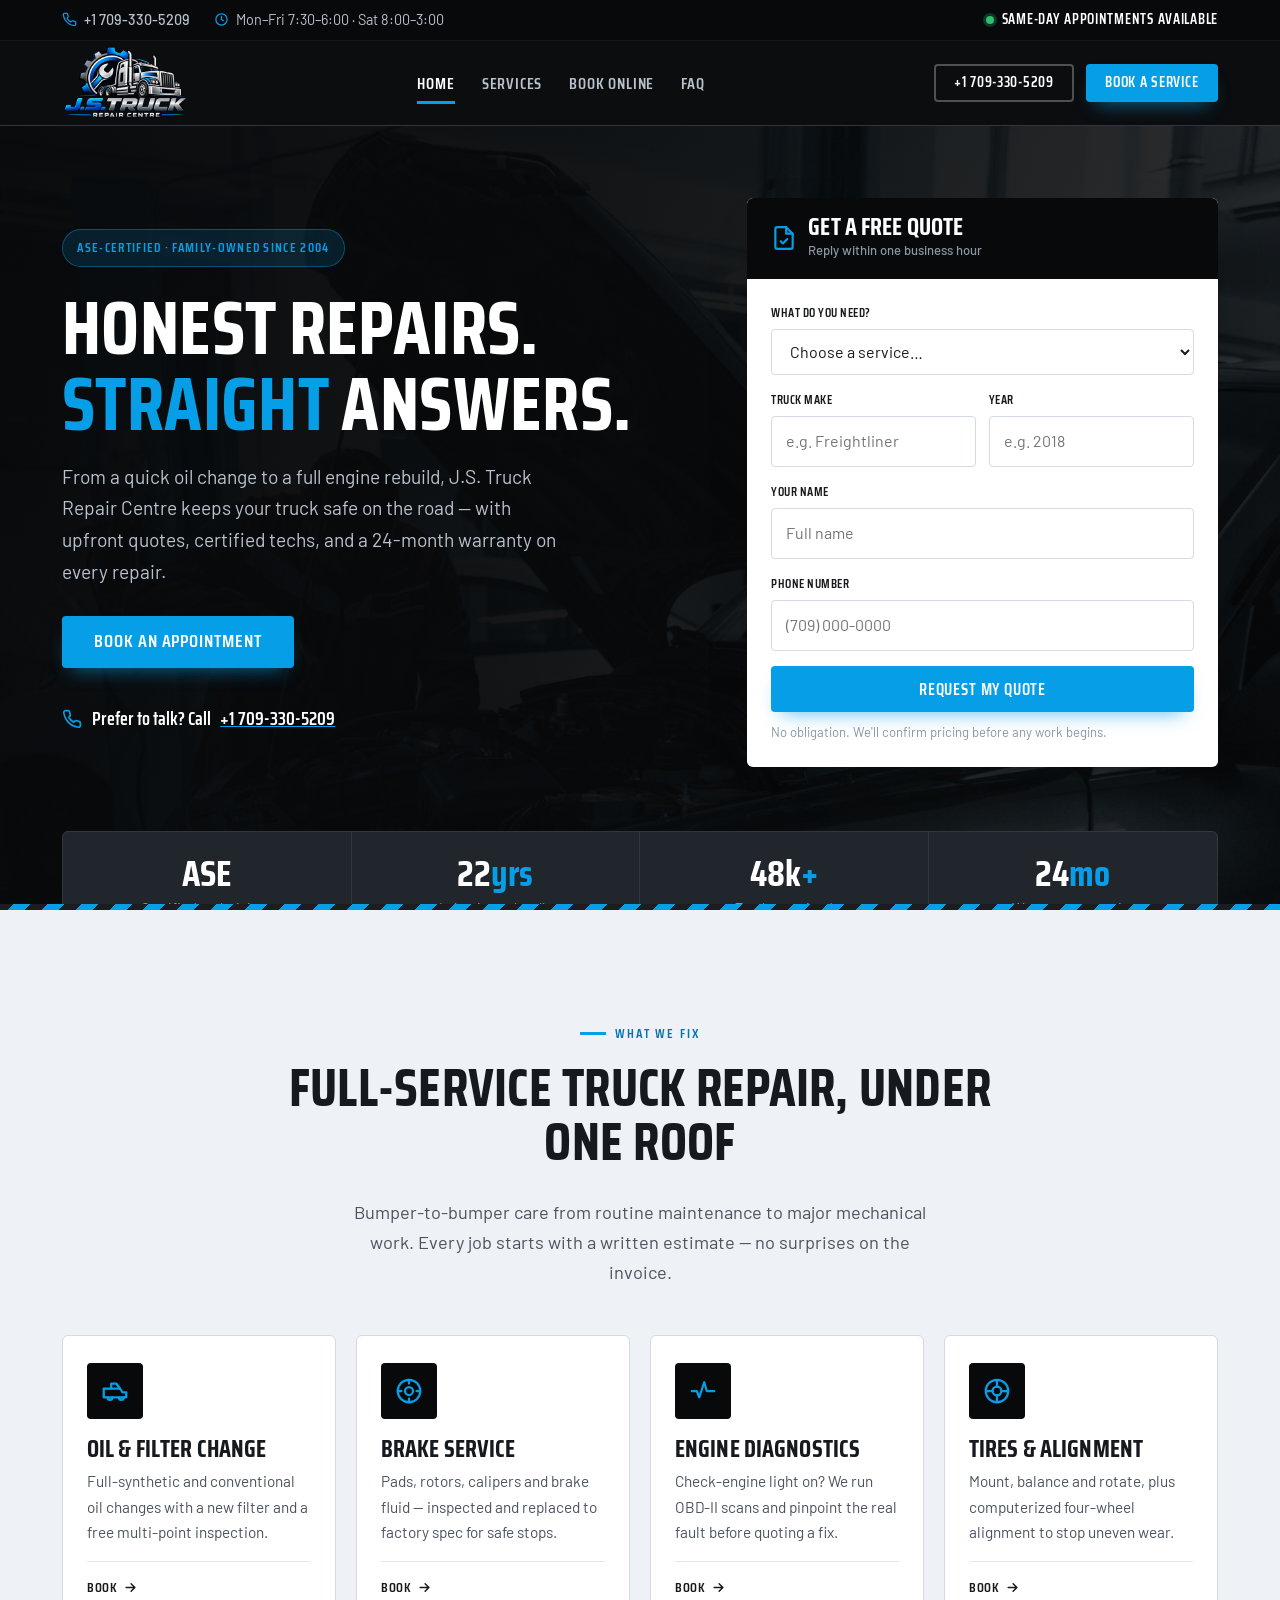
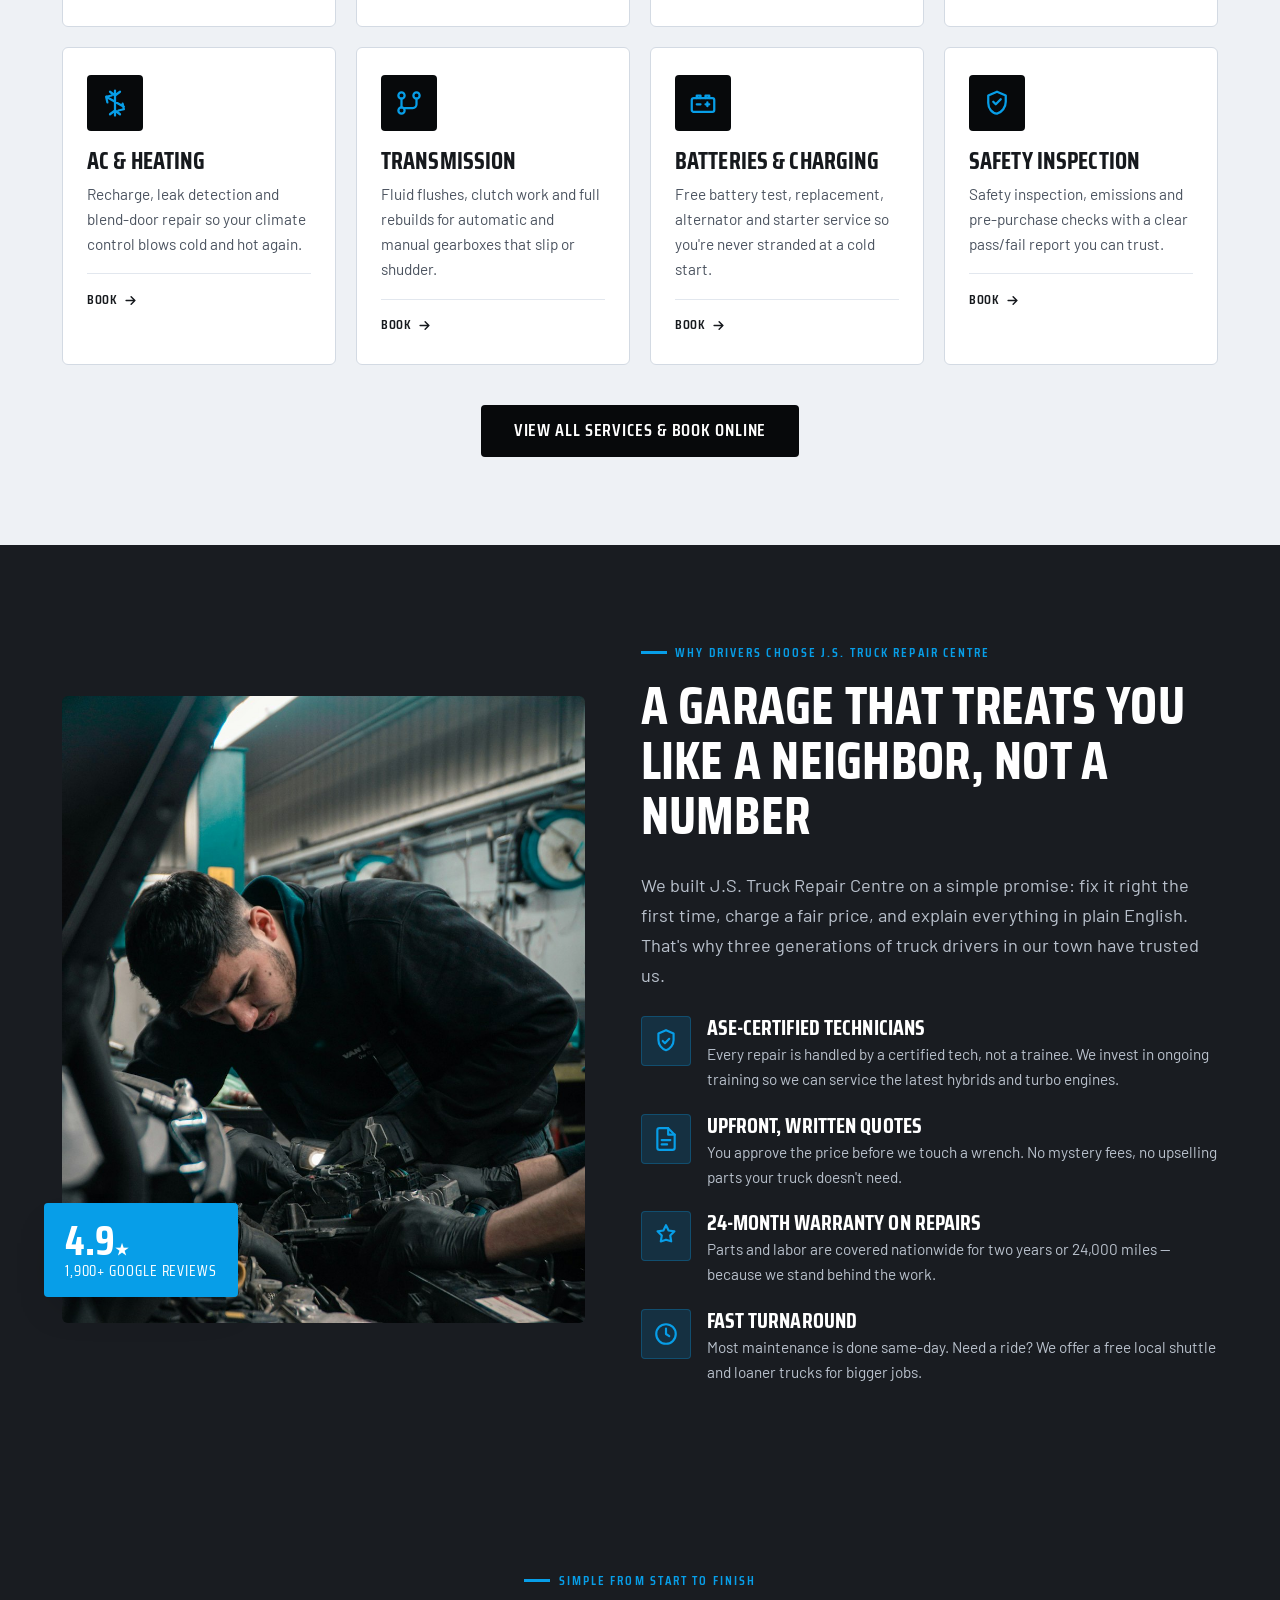
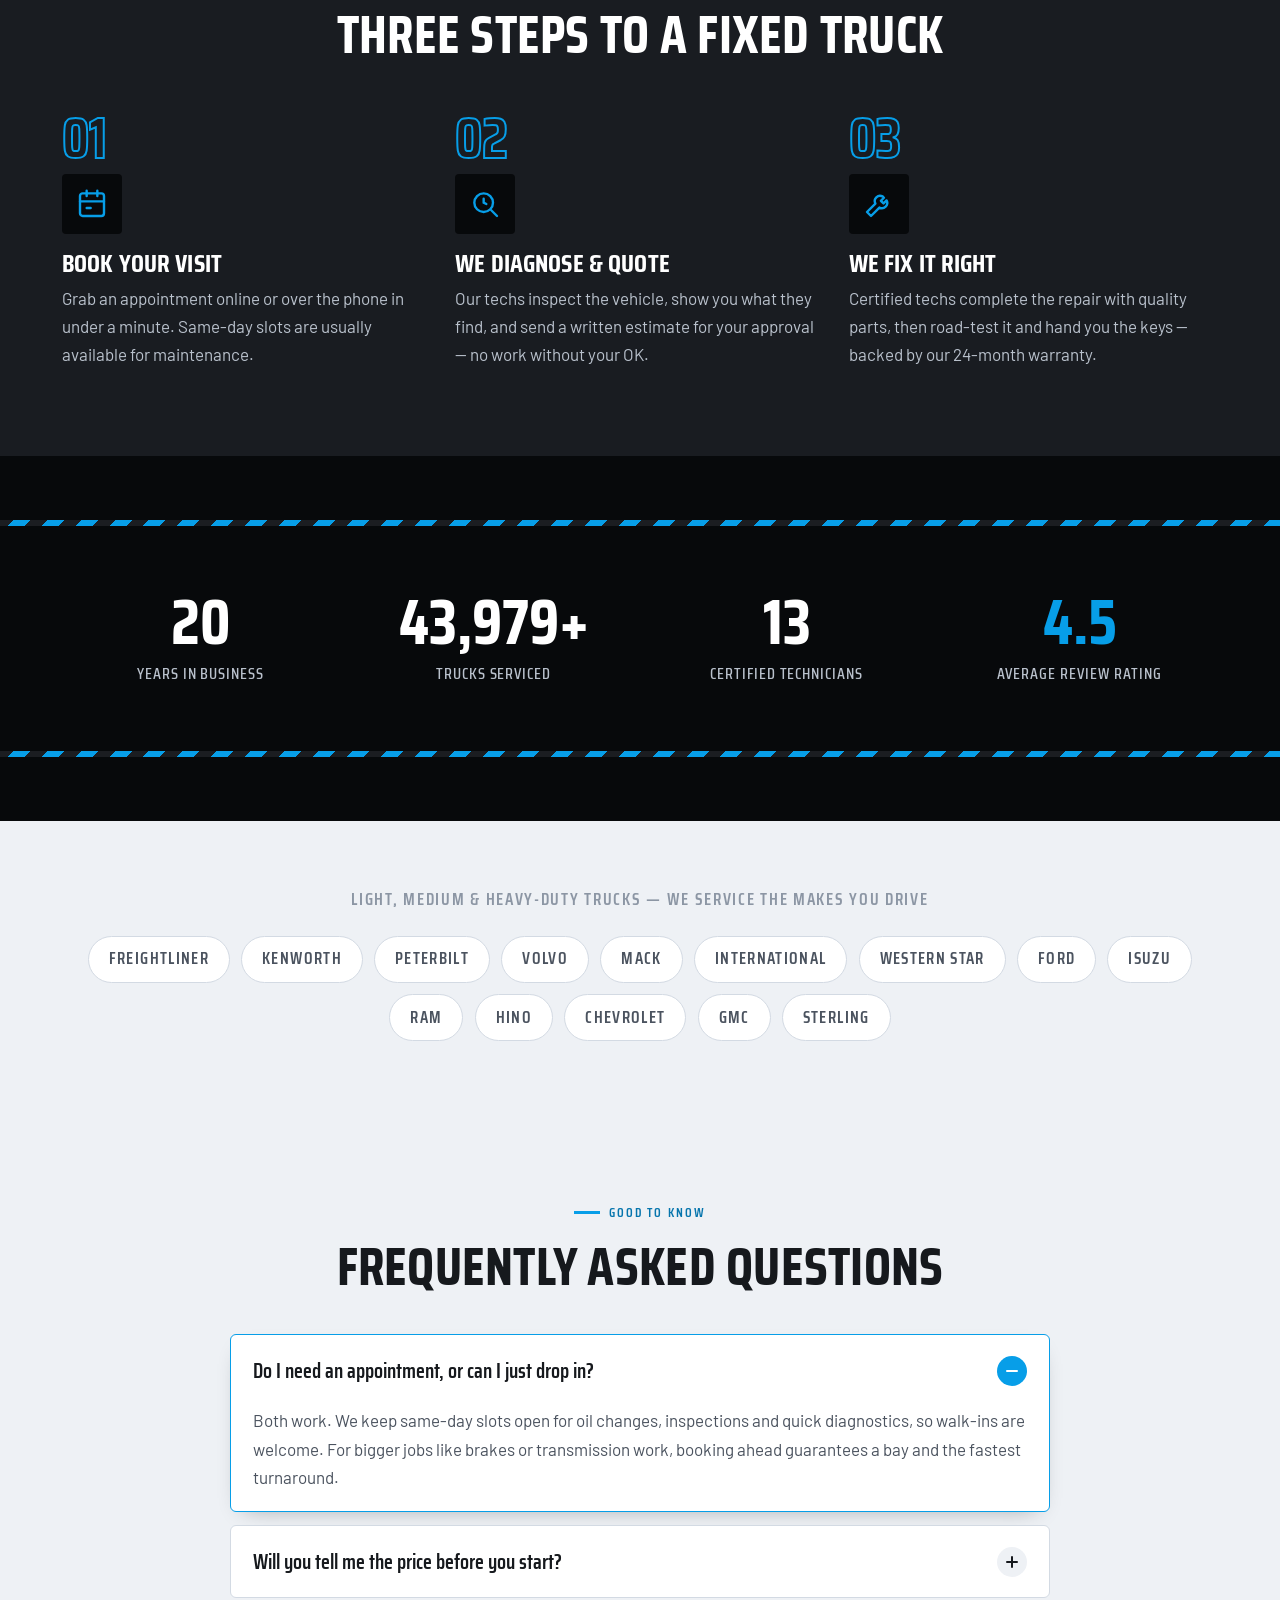
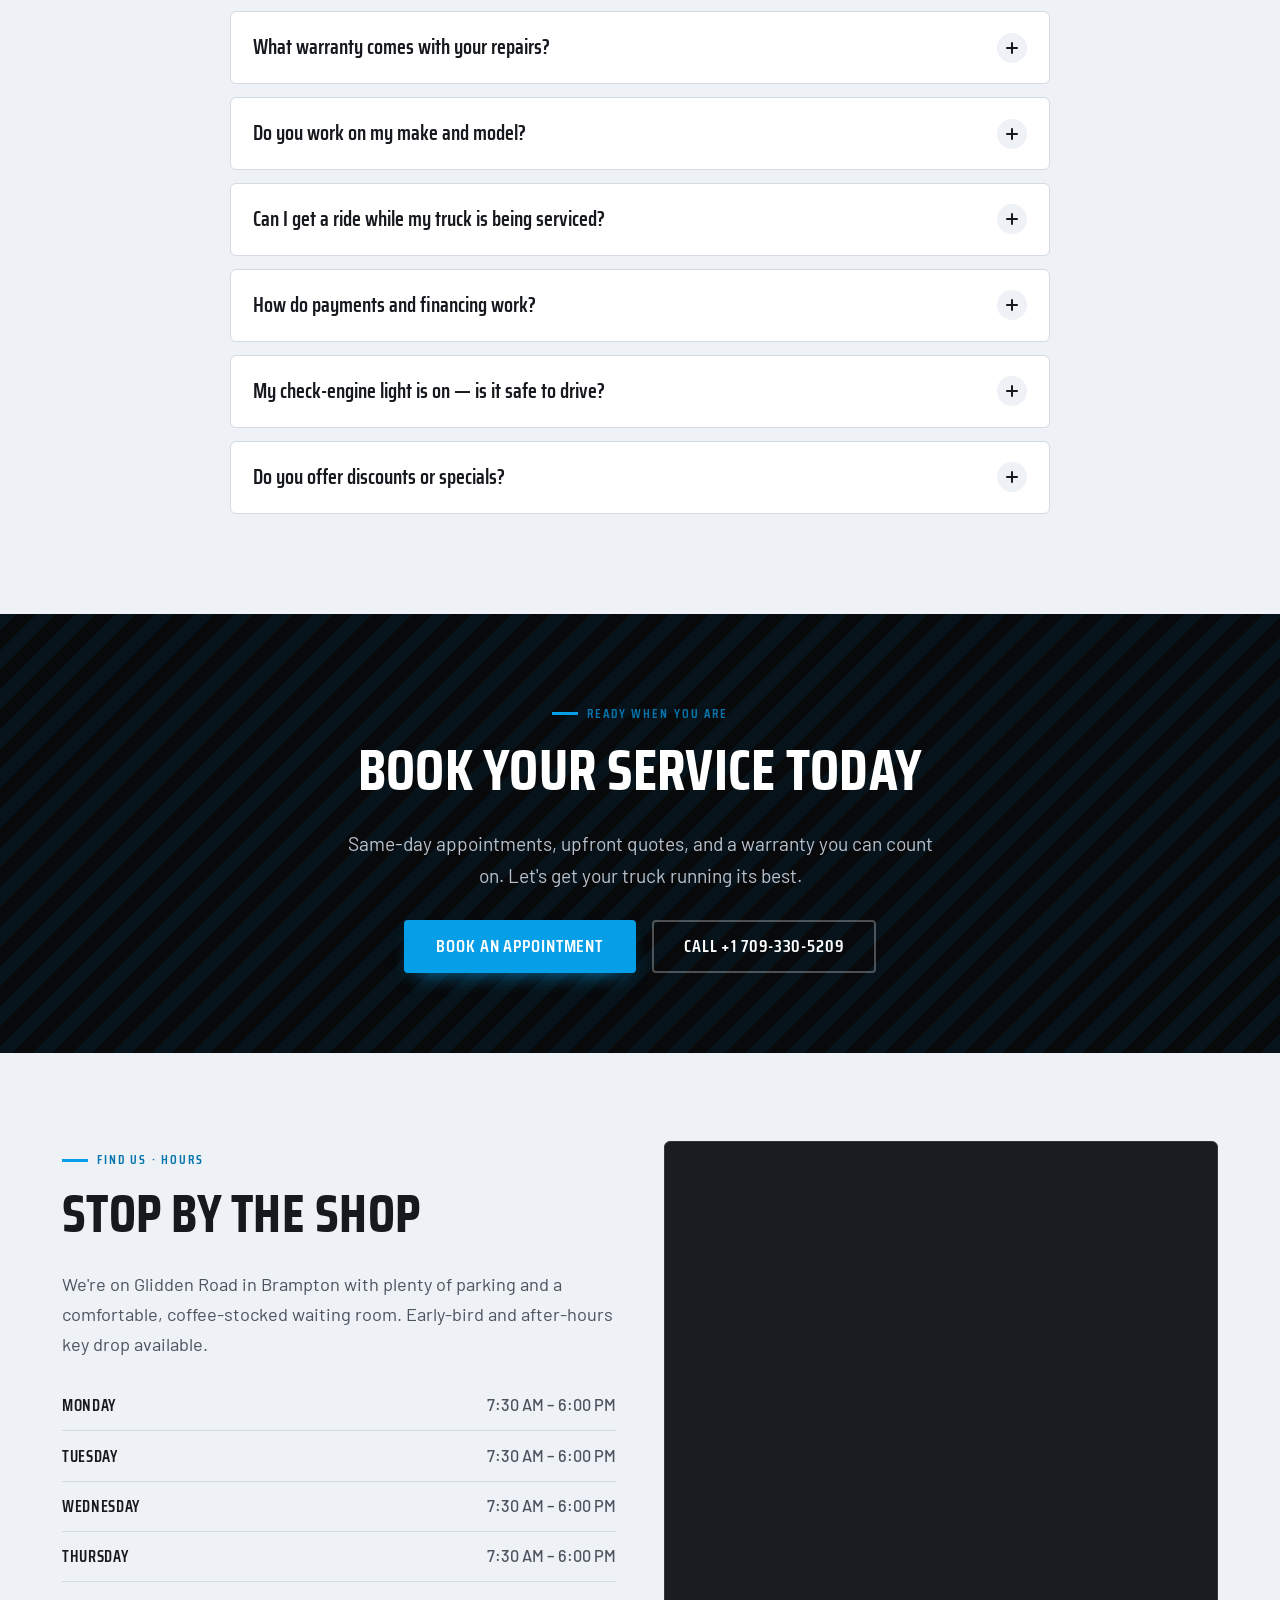
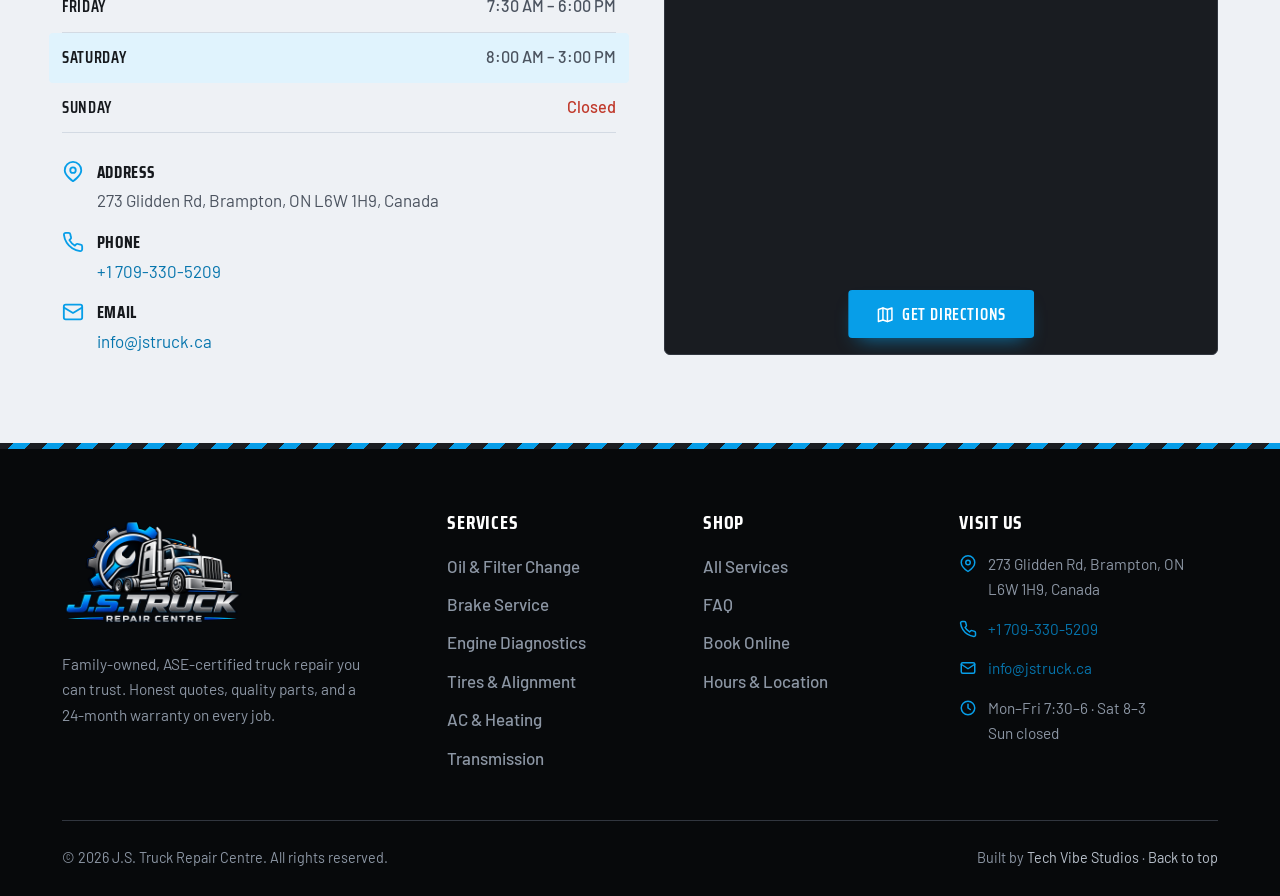
<file: index.html>
<!doctype html>
<html lang="en">

<head>
  <!-- Google tag (gtag.js) -->
  <script async src="https://www.googletagmanager.com/gtag/js?id=G-ZLG3TF592L"></script>
  <script>
    window.dataLayer = window.dataLayer || [];
    function gtag() { dataLayer.push(arguments); }
    gtag('js', new Date());

    gtag('config', 'G-ZLG3TF592L');
  </script>
  <script>document.documentElement.classList.add('js')</script>
  <meta charset="utf-8">
  <meta name="viewport" content="width=device-width, initial-scale=1">
  <title>Truck Repair in Brampton | J.S. Truck Repair Centre</title>
  <meta name="description"
    content="Truck repair and maintenance in Brampton at J.S. Truck Repair Centre. Visit 273 Glidden Rd for brake repairs, engine diagnostics, oil changes and tire services.">
  <meta name="keywords"
    content="truck repair Brampton, truck maintenance Brampton, J.S. Truck Repair Centre, truck brake repair, truck engine diagnostics, truck oil change, truck tire services, 273 Glidden Rd">
  <meta name="theme-color" content="#07090b">
  <link rel="icon" type="image/x-icon" href="favicon/favicon.ico">
  <link rel="icon" type="image/png" sizes="32x32" href="favicon/favicon-32x32.png">
  <link rel="icon" type="image/png" sizes="16x16" href="favicon/favicon-16x16.png">
  <link rel="apple-touch-icon" sizes="180x180" href="favicon/apple-touch-icon.png">
  <link rel="manifest" href="favicon/site.webmanifest">
  <link rel="preconnect" href="https://fonts.googleapis.com">
  <link rel="preconnect" href="https://fonts.gstatic.com" crossorigin>
  <link
    href="https://fonts.googleapis.com/css2?family=Saira+Condensed:wght@500;600;700&family=Barlow:wght@400;500;600;700&display=swap"
    rel="stylesheet">
  <link rel="stylesheet" href="css/vendor/bootstrap.min.css">
  <link rel="stylesheet" href="css/style.css">
</head>

<body>
  <a class="tq-skip" href="#main">Skip to content</a>

  <!-- ============ TOP BAR ============ -->
  <div class="tq-topbar">
    <div class="container">
      <ul class="tq-topbar-list">
        <li>
          <svg viewBox="0 0 24 24" fill="none" stroke="currentColor" stroke-width="2" stroke-linecap="round"
            stroke-linejoin="round" aria-hidden="true">
            <path
              d="M22 16.92v3a2 2 0 0 1-2.18 2 19.79 19.79 0 0 1-8.63-3.07 19.5 19.5 0 0 1-6-6 19.79 19.79 0 0 1-3.07-8.67A2 2 0 0 1 4.11 2h3a2 2 0 0 1 2 1.72c.13.96.36 1.9.7 2.81a2 2 0 0 1-.45 2.11L8.09 9.91a16 16 0 0 0 6 6l1.27-1.27a2 2 0 0 1 2.11-.45c.9.34 1.85.57 2.81.7A2 2 0 0 1 22 16.92z" />
          </svg>
          <a href="tel:+17093305209">+1 709-330-5209</a>
        </li>
        <li class="tq-topbar-hide">
          <svg viewBox="0 0 24 24" fill="none" stroke="currentColor" stroke-width="2" stroke-linecap="round"
            stroke-linejoin="round" aria-hidden="true">
            <circle cx="12" cy="12" r="9" />
            <path d="M12 7v5l3 2" />
          </svg>
          Mon–Fri 7:30–6:00 · Sat 8:00–3:00
        </li>
      </ul>
      <span class="tq-sameday"><span class="dot" aria-hidden="true"></span> Same-day appointments available</span>
    </div>
  </div>

  <!-- ============ NAVBAR ============ -->
  <header>
    <nav class="tq-nav" aria-label="Primary">
      <div class="container">
        <a class="tq-brand" href="index.html" aria-label="J.S. Truck Repair Centre — home">
          <img class="tq-brand-logo" src="logo.png" alt="J.S. Truck Repair Centre" width="1536" height="1024">
        </a>

        <ul class="tq-nav-links tq-nav-desktop" role="list">
          <li><a href="index.html" class="active">Home</a></li>
          <li><a href="#services">Services</a></li>
          <!-- <li><a href="#pricing">Pricing</a></li> -->
          <li><a href="services.html">Book Online</a></li>
          <li><a href="#faq">FAQ</a></li>
        </ul>

        <div class="tq-nav-cta tq-nav-desktop">
          <a href="tel:+17093305209" class="tq-btn tq-btn--ghost tq-btn--sm">+1 709-330-5209</a>
          <a href="#quote" class="tq-btn tq-btn--accent tq-btn--sm">Book a Service</a>
        </div>

        <button class="tq-burger" aria-label="Open menu" aria-expanded="false" aria-controls="tqMobile">
          <span></span><span></span><span></span>
        </button>
      </div>
    </nav>
  </header>

  <div class="tq-overlay" aria-hidden="true"></div>
  <nav class="tq-mobile" id="tqMobile" aria-label="Mobile">
    <button class="tq-mobile-close" aria-label="Close menu">&times;</button>
    <a href="index.html">Home</a>
    <a href="#services">Services</a>
    <!-- <a href="#pricing">Pricing</a> -->
    <a href="services.html">Book Online</a>
    <a href="#faq">FAQ</a>
    <a href="#quote" class="tq-btn tq-btn--accent tq-btn--block">Book a Service</a>
    <a href="tel:+17093305209" class="tq-btn tq-btn--ghost tq-btn--block">+1 709-330-5209</a>
  </nav>

  <main id="main">

    <!-- ============ HERO ============ -->
    <section class="tq-hero" id="quote">
      <div class="tq-hero-bg">
        <img src="img/hero-garage.jpg" alt="Mechanic working under a raised vehicle in a repair garage" width="1600"
          height="1100" fetchpriority="high">
      </div>
      <div class="container">
        <div class="tq-hero-grid">
          <div>
            <span class="tq-hero-flag">ASE-Certified · Family-Owned Since 2004</span>
            <h1>Honest repairs.<br><span class="u">Straight</span> answers.</h1>
            <p class="tq-hero-sub">From a quick oil change to a full engine rebuild, J.S. Truck Repair Centre keeps your
              truck safe on the road — with upfront quotes, certified techs, and a 24-month warranty on every repair.
            </p>
            <div class="tq-hero-actions">
              <a href="services.html" class="tq-btn tq-btn--accent tq-btn--lg">Book an appointment</a>
              <!-- <a href="#pricing" class="tq-btn tq-btn--ghost tq-btn--lg">See our pricing</a> -->
            </div>
            <div class="tq-hero-phone">
              <svg viewBox="0 0 24 24" fill="none" stroke="currentColor" stroke-width="2" stroke-linecap="round"
                stroke-linejoin="round" aria-hidden="true">
                <path
                  d="M22 16.92v3a2 2 0 0 1-2.18 2 19.79 19.79 0 0 1-8.63-3.07 19.5 19.5 0 0 1-6-6 19.79 19.79 0 0 1-3.07-8.67A2 2 0 0 1 4.11 2h3a2 2 0 0 1 2 1.72c.13.96.36 1.9.7 2.81a2 2 0 0 1-.45 2.11L8.09 9.91a16 16 0 0 0 6 6l1.27-1.27a2 2 0 0 1 2.11-.45c.9.34 1.85.57 2.81.7A2 2 0 0 1 22 16.92z" />
              </svg>
              Prefer to talk? Call <a href="tel:+17093305209"
                style="color:#fff;text-decoration:underline;text-decoration-color:var(--tq-blue);">+1 709-330-5209</a>
            </div>
          </div>

          <!-- Quick-quote mini form -->
          <div class="tq-quote">
            <div class="tq-quote-head">
              <svg viewBox="0 0 24 24" fill="none" stroke="currentColor" stroke-width="2" stroke-linecap="round"
                stroke-linejoin="round" aria-hidden="true">
                <path d="M14 2H6a2 2 0 0 0-2 2v16a2 2 0 0 0 2 2h12a2 2 0 0 0 2-2V8z" />
                <path d="M14 2v6h6M9 15l2 2 4-4" />
              </svg>
              <div>
                <h3>Get a free quote</h3>
                <span>Reply within one business hour</span>
              </div>
            </div>
            <div class="tq-quote-body">
              <form action="https://api.web3forms.com/submit" method="POST" data-validate
                aria-label="Quick quote request">
                <!-- Web3Forms Access Key -->
                <input type="hidden" name="access_key" value="07d90060-b146-4a49-a1ab-3fbd38a9e6fe">

                <!-- Subject line for the notification email (Optional) -->
                <input type="hidden" name="subject" value="New Quote Request Request from {field:name}">

                <div class="tq-field">
                  <label for="q-service">What do you need?</label>
                  <select id="q-service" name="service" required>
                    <option value="">Choose a service…</option>
                    <option>Oil change</option>
                    <option>Brakes</option>
                    <option>Engine diagnostics</option>
                    <option>Tires &amp; alignment</option>
                    <option>AC &amp; heating</option>
                    <option>Transmission</option>
                    <option>Battery</option>
                    <option>Safety inspection</option>
                    <option>Not sure — please advise</option>
                  </select>
                  <span class="err">Please pick a service.</span>
                </div>

                <div class="tq-field-row">
                  <div class="tq-field">
                    <label for="q-make">Truck make</label>
                    <input id="q-make" name="make" type="text" placeholder="e.g. Freightliner" required>
                    <span class="err">Enter your make.</span>
                  </div>
                  <div class="tq-field">
                    <label for="q-year">Year</label>
                    <input id="q-year" name="year" type="text" inputmode="numeric" placeholder="e.g. 2018" required>
                    <span class="err">Enter the year.</span>
                  </div>
                </div>

                <div class="tq-field">
                  <label for="q-name">Your name</label>
                  <input id="q-name" name="name" type="text" placeholder="Full name" required>
                  <span class="err">Please enter your name.</span>
                </div>

                <div class="tq-field">
                  <label for="q-phone">Phone number</label>
                  <input id="q-phone" name="phone" type="tel" placeholder="(709) 000-0000" required>
                  <span class="err">Enter a valid phone number.</span>
                </div>

                <button type="submit" class="tq-btn tq-btn--accent tq-btn--block">Request my quote</button>
                <p class="tq-form-note">No obligation. We'll confirm pricing before any work begins.</p>
                <div class="tq-form-success">Thanks — your request is in! A service advisor will call you shortly to
                  confirm your quote and appointment.</div>
              </form>
            </div>
          </div>
        </div>

        <!-- Trust badges -->
        <div class="tq-trust" style="margin-bottom:-2.5rem;">
          <div class="tq-trust-item">
            <div class="tq-trust-num">ASE</div>
            <div class="tq-trust-label">Certified technicians</div>
          </div>
          <div class="tq-trust-item">
            <div class="tq-trust-num">22<span class="u">yrs</span></div>
            <div class="tq-trust-label">In business locally</div>
          </div>
          <div class="tq-trust-item">
            <div class="tq-trust-num">48k<span class="u">+</span></div>
            <div class="tq-trust-label">Trucks serviced</div>
          </div>
          <div class="tq-trust-item">
            <div class="tq-trust-num">24<span class="u">mo</span></div>
            <div class="tq-trust-label">Warranty on repairs</div>
          </div>
        </div>
      </div>
    </section>
    <div class="tq-hazard-thin" role="presentation"></div>

    <!-- ============ SERVICES GRID ============ -->
    <section class="tq-section tq-light" id="services" style="padding-top:6.5rem;">
      <div class="container">
        <div class="tq-shead tq-shead--center tq-reveal" style="margin-bottom:3rem;">
          <span class="tq-eyebrow tq-eyebrow--center">What we fix</span>
          <h2 class="tq-h2">Full-service truck repair, under one roof</h2>
          <p class="tq-lead" style="margin-inline:auto;">Bumper-to-bumper care from routine maintenance to major
            mechanical work. Every job starts with a written estimate — no surprises on the invoice.</p>
        </div>

        <div class="tq-services-grid">
          <!-- Oil Change -->
          <article class="tq-service tq-reveal">
            <div class="tq-service-ico"><svg viewBox="0 0 24 24" fill="none" stroke="currentColor" stroke-width="1.8"
                stroke-linecap="round" stroke-linejoin="round" aria-hidden="true">
                <path d="M3 10h13l2 3h3v4H3z" />
                <path d="M6 17a2 2 0 1 0 4 0M15 17a2 2 0 1 0 4 0" />
                <path d="M9 10V6h4l3 4" />
              </svg></div>
            <h3>Oil &amp; Filter Change</h3>
            <p>Full-synthetic and conventional oil changes with a new filter and a free multi-point inspection.</p>
            <div class="tq-service-foot">
              <!-- <div class="tq-price-from"><span>From</span><b>$49</b></div> -->
              <a href="services.html" class="tq-service-link">Book <svg viewBox="0 0 24 24" fill="none"
                  stroke="currentColor" stroke-width="2.4" stroke-linecap="round" stroke-linejoin="round"
                  aria-hidden="true">
                  <path d="M5 12h14M13 6l6 6-6 6" />
                </svg></a>
            </div>
          </article>
          <!-- Brakes -->
          <article class="tq-service tq-reveal d1">
            <div class="tq-service-ico"><svg viewBox="0 0 24 24" fill="none" stroke="currentColor" stroke-width="1.8"
                stroke-linecap="round" stroke-linejoin="round" aria-hidden="true">
                <circle cx="12" cy="12" r="9" />
                <circle cx="12" cy="12" r="3.2" />
                <path d="M12 3v3M12 18v3M3 12h3M18 12h3" />
              </svg></div>
            <h3>Brake Service</h3>
            <p>Pads, rotors, calipers and brake fluid — inspected and replaced to factory spec for safe stops.</p>
            <div class="tq-service-foot">
              <!-- <div class="tq-price-from"><span>From</span><b>$149</b></div> -->
              <a href="services.html" class="tq-service-link">Book <svg viewBox="0 0 24 24" fill="none"
                  stroke="currentColor" stroke-width="2.4" stroke-linecap="round" stroke-linejoin="round"
                  aria-hidden="true">
                  <path d="M5 12h14M13 6l6 6-6 6" />
                </svg></a>
            </div>
          </article>
          <!-- Diagnostics -->
          <article class="tq-service tq-reveal d2">
            <div class="tq-service-ico"><svg viewBox="0 0 24 24" fill="none" stroke="currentColor" stroke-width="1.8"
                stroke-linecap="round" stroke-linejoin="round" aria-hidden="true">
                <path d="M3 12h4l2 5 4-12 2 7h6" />
              </svg></div>
            <h3>Engine Diagnostics</h3>
            <p>Check-engine light on? We run OBD-II scans and pinpoint the real fault before quoting a fix.</p>
            <div class="tq-service-foot">
              <!-- <div class="tq-price-from"><span>From</span><b>$89</b></div> -->
              <a href="services.html" class="tq-service-link">Book <svg viewBox="0 0 24 24" fill="none"
                  stroke="currentColor" stroke-width="2.4" stroke-linecap="round" stroke-linejoin="round"
                  aria-hidden="true">
                  <path d="M5 12h14M13 6l6 6-6 6" />
                </svg></a>
            </div>
          </article>
          <!-- Tires -->
          <article class="tq-service tq-reveal d3">
            <div class="tq-service-ico"><svg viewBox="0 0 24 24" fill="none" stroke="currentColor" stroke-width="1.8"
                stroke-linecap="round" stroke-linejoin="round" aria-hidden="true">
                <circle cx="12" cy="12" r="9" />
                <circle cx="12" cy="12" r="3.5" />
                <path d="M12 3.5v5M12 15.5v5M3.5 12h5M15.5 12h5" />
              </svg></div>
            <h3>Tires &amp; Alignment</h3>
            <p>Mount, balance and rotate, plus computerized four-wheel alignment to stop uneven wear.</p>
            <div class="tq-service-foot">
              <!-- <div class="tq-price-from"><span>From</span><b>$120</b></div> -->
              <a href="services.html" class="tq-service-link">Book <svg viewBox="0 0 24 24" fill="none"
                  stroke="currentColor" stroke-width="2.4" stroke-linecap="round" stroke-linejoin="round"
                  aria-hidden="true">
                  <path d="M5 12h14M13 6l6 6-6 6" />
                </svg></a>
            </div>
          </article>
          <!-- AC -->
          <article class="tq-service tq-reveal">
            <div class="tq-service-ico"><svg viewBox="0 0 24 24" fill="none" stroke="currentColor" stroke-width="1.8"
                stroke-linecap="round" stroke-linejoin="round" aria-hidden="true">
                <path
                  d="M12 2v20M12 6l4-3M12 6L8 3M12 18l4 3M12 18l-4 3M4.9 7l14.2 8M4.9 7l1 4.5M4.9 7l4.4-1M19.1 17l-1-4.5M19.1 17l-4.4 1" />
              </svg></div>
            <h3>AC &amp; Heating</h3>
            <p>Recharge, leak detection and blend-door repair so your climate control blows cold and hot again.</p>
            <div class="tq-service-foot">
              <!-- <div class="tq-price-from"><span>From</span><b>$110</b></div> -->
              <a href="services.html" class="tq-service-link">Book <svg viewBox="0 0 24 24" fill="none"
                  stroke="currentColor" stroke-width="2.4" stroke-linecap="round" stroke-linejoin="round"
                  aria-hidden="true">
                  <path d="M5 12h14M13 6l6 6-6 6" />
                </svg></a>
            </div>
          </article>
          <!-- Transmission -->
          <article class="tq-service tq-reveal d1">
            <div class="tq-service-ico"><svg viewBox="0 0 24 24" fill="none" stroke="currentColor" stroke-width="1.8"
                stroke-linecap="round" stroke-linejoin="round" aria-hidden="true">
                <circle cx="6" cy="6" r="2.5" />
                <circle cx="18" cy="6" r="2.5" />
                <circle cx="6" cy="18" r="2.5" />
                <path d="M6 8.5v7M18 8.5V13a3 3 0 0 1-3 3H8.5" />
              </svg></div>
            <h3>Transmission</h3>
            <p>Fluid flushes, clutch work and full rebuilds for automatic and manual gearboxes that slip or shudder.</p>
            <div class="tq-service-foot">
              <!-- <div class="tq-price-from"><span>From</span><b>$180</b></div> -->
              <a href="services.html" class="tq-service-link">Book <svg viewBox="0 0 24 24" fill="none"
                  stroke="currentColor" stroke-width="2.4" stroke-linecap="round" stroke-linejoin="round"
                  aria-hidden="true">
                  <path d="M5 12h14M13 6l6 6-6 6" />
                </svg></a>
            </div>
          </article>
          <!-- Batteries -->
          <article class="tq-service tq-reveal d2">
            <div class="tq-service-ico"><svg viewBox="0 0 24 24" fill="none" stroke="currentColor" stroke-width="1.8"
                stroke-linecap="round" stroke-linejoin="round" aria-hidden="true">
                <rect x="3" y="8" width="18" height="11" rx="1.5" />
                <path d="M7 8V6h3v2M14 8V6h3v2M7 13h3M15.5 11.5v3M14 13h3" />
              </svg></div>
            <h3>Batteries &amp; Charging</h3>
            <p>Free battery test, replacement, alternator and starter service so you're never stranded at a cold start.
            </p>
            <div class="tq-service-foot">
              <!-- <div class="tq-price-from"><span>From</span><b>$139</b></div> -->
              <a href="services.html" class="tq-service-link">Book <svg viewBox="0 0 24 24" fill="none"
                  stroke="currentColor" stroke-width="2.4" stroke-linecap="round" stroke-linejoin="round"
                  aria-hidden="true">
                  <path d="M5 12h14M13 6l6 6-6 6" />
                </svg></a>
            </div>
          </article>
          <!-- Inspection -->
          <article class="tq-service tq-reveal d3">
            <div class="tq-service-ico"><svg viewBox="0 0 24 24" fill="none" stroke="currentColor" stroke-width="1.8"
                stroke-linecap="round" stroke-linejoin="round" aria-hidden="true">
                <path d="M9 11l2 2 4-4" />
                <path d="M12 3l7 3v5c0 4.5-3 8.3-7 9.5C8 20.3 5 16.5 5 12V6z" />
              </svg></div>
            <h3>Safety Inspection</h3>
            <p>Safety inspection, emissions and pre-purchase checks with a clear pass/fail report you can trust.</p>
            <div class="tq-service-foot">
              <!-- <div class="tq-price-from"><span>From</span><b>$39</b></div> -->
              <a href="services.html" class="tq-service-link">Book <svg viewBox="0 0 24 24" fill="none"
                  stroke="currentColor" stroke-width="2.4" stroke-linecap="round" stroke-linejoin="round"
                  aria-hidden="true">
                  <path d="M5 12h14M13 6l6 6-6 6" />
                </svg></a>
            </div>
          </article>
        </div>

        <div class="text-center" style="margin-top:2.5rem;">
          <a href="services.html" class="tq-btn tq-btn--dark tq-btn--lg">View all services &amp; book online</a>
        </div>
      </div>
    </section>

    <!-- ============ WHY CHOOSE US ============ -->
    <section class="tq-section tq-dark tq-carbon">
      <div class="container">
        <div class="tq-why-grid">
          <div class="tq-why-media tq-reveal">
            <img src="img/why-shop.jpg" alt="Repair shop interior with hydraulic lifts and organized tool chests"
              width="1000" height="1200" loading="lazy">
            <div class="tq-why-badge">
              <b>4.9<span aria-hidden="true">★</span></b>
              <span>1,900+ Google reviews</span>
            </div>
          </div>
          <div>
            <span class="tq-eyebrow">Why drivers choose J.S. Truck Repair Centre</span>
            <h2 class="tq-h2">A garage that treats you like a neighbor, not a number</h2>
            <p class="tq-lead">We built J.S. Truck Repair Centre on a simple promise: fix it right the first time,
              charge a fair price, and explain everything in plain English. That's why three generations of truck
              drivers in our town have trusted us.</p>
            <ul class="tq-why-list">
              <li class="tq-why-item tq-reveal">
                <span class="tq-why-ico"><svg viewBox="0 0 24 24" fill="none" stroke="currentColor" stroke-width="2"
                    stroke-linecap="round" stroke-linejoin="round" aria-hidden="true">
                    <path d="M12 2l7 3v6c0 4.5-3 8.3-7 9.5C8 19.3 5 15.5 5 11V5z" />
                    <path d="M9 12l2 2 4-4" />
                  </svg></span>
                <div>
                  <h4>ASE-certified technicians</h4>
                  <p>Every repair is handled by a certified tech, not a trainee. We invest in ongoing training so we can
                    service the latest hybrids and turbo engines.</p>
                </div>
              </li>
              <li class="tq-why-item tq-reveal d1">
                <span class="tq-why-ico"><svg viewBox="0 0 24 24" fill="none" stroke="currentColor" stroke-width="2"
                    stroke-linecap="round" stroke-linejoin="round" aria-hidden="true">
                    <path d="M14 2H6a2 2 0 0 0-2 2v16a2 2 0 0 0 2 2h12a2 2 0 0 0 2-2V8z" />
                    <path d="M14 2v6h6M8 13h8M8 17h5" />
                  </svg></span>
                <div>
                  <h4>Upfront, written quotes</h4>
                  <p>You approve the price before we touch a wrench. No mystery fees, no upselling parts your truck
                    doesn't need.</p>
                </div>
              </li>
              <li class="tq-why-item tq-reveal d2">
                <span class="tq-why-ico"><svg viewBox="0 0 24 24" fill="none" stroke="currentColor" stroke-width="2"
                    stroke-linecap="round" stroke-linejoin="round" aria-hidden="true">
                    <path d="M12 2l2.4 4.9 5.4.8-3.9 3.8.9 5.4L12 15.4 7.2 17l.9-5.4L4.2 7.7l5.4-.8z" />
                  </svg></span>
                <div>
                  <h4>24-month warranty on repairs</h4>
                  <p>Parts and labor are covered nationwide for two years or 24,000 miles — because we stand behind the
                    work.</p>
                </div>
              </li>
              <li class="tq-why-item tq-reveal d3">
                <span class="tq-why-ico"><svg viewBox="0 0 24 24" fill="none" stroke="currentColor" stroke-width="2"
                    stroke-linecap="round" stroke-linejoin="round" aria-hidden="true">
                    <circle cx="12" cy="12" r="9" />
                    <path d="M12 7v5l3 2" />
                  </svg></span>
                <div>
                  <h4>Fast turnaround</h4>
                  <p>Most maintenance is done same-day. Need a ride? We offer a free local shuttle and loaner trucks for
                    bigger jobs.</p>
                </div>
              </li>
            </ul>
          </div>
        </div>
      </div>
    </section>

    <!-- ============ PRICE LIST ============ -->
    <!-- Pricing temporarily hidden
    <section class="tq-section tq-light" id="pricing">
      <div class="container">
        <div class="tq-shead tq-reveal" style="margin-bottom:2.5rem;">
          <span class="tq-eyebrow">Transparent pricing</span>
          <h2 class="tq-h2">Common service prices, posted right here</h2>
          <p class="tq-lead">Starting prices for our most-requested jobs on most makes and models. Your written estimate confirms the exact figure before any work begins.</p>
        </div>

        <div class="tq-pricelist-grid tq-reveal">
          <div class="tq-price-row">
            <span class="tq-price-name">Conventional oil change<small>Up to 5 qt, new filter</small></span>
            <span class="tq-price-leader" aria-hidden="true"></span>
            <span class="tq-price-val">$49</span>
          </div>
          <div class="tq-price-row">
            <span class="tq-price-name">Full-synthetic oil change<small>Up to 5 qt, new filter</small></span>
            <span class="tq-price-leader" aria-hidden="true"></span>
            <span class="tq-price-val">$79</span>
          </div>
          <div class="tq-price-row">
            <span class="tq-price-name">Front brake pads &amp; rotors<small>Per axle, installed</small></span>
            <span class="tq-price-leader" aria-hidden="true"></span>
            <span class="tq-price-val">$149</span>
          </div>
          <div class="tq-price-row">
            <span class="tq-price-name">Check-engine diagnostic<small>Waived if we do the repair</small></span>
            <span class="tq-price-leader" aria-hidden="true"></span>
            <span class="tq-price-val">$89</span>
          </div>
          <div class="tq-price-row">
            <span class="tq-price-name">Tire rotation &amp; balance<small>Four wheels</small></span>
            <span class="tq-price-leader" aria-hidden="true"></span>
            <span class="tq-price-val">$45</span>
          </div>
          <div class="tq-price-row">
            <span class="tq-price-name">Four-wheel alignment<small>Computerized</small></span>
            <span class="tq-price-leader" aria-hidden="true"></span>
            <span class="tq-price-val">$99</span>
          </div>
          <div class="tq-price-row">
            <span class="tq-price-name">AC recharge &amp; leak test<small>R-134a / R-1234yf</small></span>
            <span class="tq-price-leader" aria-hidden="true"></span>
            <span class="tq-price-val">$110</span>
          </div>
          <div class="tq-price-row">
            <span class="tq-price-name">Battery test &amp; replacement<small>Installed, tested</small></span>
            <span class="tq-price-leader" aria-hidden="true"></span>
            <span class="tq-price-val">$139</span>
          </div>
          <div class="tq-price-row">
            <span class="tq-price-name">Coolant flush<small>Drain, fill, bleed</small></span>
            <span class="tq-price-leader" aria-hidden="true"></span>
            <span class="tq-price-val">$119</span>
          </div>
          <div class="tq-price-row">
            <span class="tq-price-name">Truck safety inspection<small>Pass/fail report</small></span>
            <span class="tq-price-leader" aria-hidden="true"></span>
            <span class="tq-price-val">$39</span>
          </div>
        </div>

        <div class="tq-pricelist-note tq-reveal">
          <strong>Not sure what your truck needs?</strong> Bring it in for a free multi-point inspection and we'll build a prioritized plan — the safety items first, the rest when your budget allows.
        </div>
      </div>
    </section>
    -->

    <!-- ============ HOW IT WORKS ============ -->
    <section class="tq-section tq-dark tq-carbon">
      <div class="container">
        <div class="tq-shead tq-shead--center tq-reveal" style="margin-bottom:3rem;">
          <span class="tq-eyebrow tq-eyebrow--center">Simple from start to finish</span>
          <h2 class="tq-h2">Three steps to a fixed truck</h2>
        </div>
        <div class="tq-steps">
          <div class="tq-step tq-reveal">
            <div class="tq-step-num">01</div>
            <div class="tq-step-ico"><svg viewBox="0 0 24 24" fill="none" stroke="currentColor" stroke-width="1.8"
                stroke-linecap="round" stroke-linejoin="round" aria-hidden="true">
                <rect x="3" y="4" width="18" height="17" rx="2" />
                <path d="M8 2v4M16 2v4M3 10h18M8 15h3" />
              </svg></div>
            <h3>Book your visit</h3>
            <p>Grab an appointment online or over the phone in under a minute. Same-day slots are usually available for
              maintenance.</p>
          </div>
          <div class="tq-step tq-reveal d1">
            <div class="tq-step-num">02</div>
            <div class="tq-step-ico"><svg viewBox="0 0 24 24" fill="none" stroke="currentColor" stroke-width="1.8"
                stroke-linecap="round" stroke-linejoin="round" aria-hidden="true">
                <circle cx="11" cy="11" r="7" />
                <path d="M21 21l-4.3-4.3M11 8v3l2 1" />
              </svg></div>
            <h3>We diagnose &amp; quote</h3>
            <p>Our techs inspect the vehicle, show you what they find, and send a written estimate for your approval —
              no work without your OK.</p>
          </div>
          <div class="tq-step tq-reveal d2">
            <div class="tq-step-num">03</div>
            <div class="tq-step-ico"><svg viewBox="0 0 24 24" fill="none" stroke="currentColor" stroke-width="1.8"
                stroke-linecap="round" stroke-linejoin="round" aria-hidden="true">
                <path d="M14.7 6.3a4 4 0 0 0-5.4 5.4L3 18l3 3 6.3-6.3a4 4 0 0 0 5.4-5.4l-2.3 2.3-2-2 2.3-2.3z" />
              </svg></div>
            <h3>We fix it right</h3>
            <p>Certified techs complete the repair with quality parts, then road-test it and hand you the keys — backed
              by our 24-month warranty.</p>
          </div>
        </div>
      </div>
    </section>

    <!-- ============ STATS COUNT-UP ============ -->
    <section class="tq-section--tight" style="background:var(--tq-ink);">
      <div class="tq-hazard-thin" role="presentation" style="margin-bottom:3rem;"></div>
      <div class="container">
        <div class="tq-stats">
          <div class="tq-stat tq-reveal">
            <div class="tq-stat-num"><span data-count="22">22</span></div>
            <div class="tq-stat-label">Years in business</div>
          </div>
          <div class="tq-stat tq-reveal d1">
            <div class="tq-stat-num"><span data-count="48000" data-suffix="+">48,000+</span></div>
            <div class="tq-stat-label">Trucks serviced</div>
          </div>
          <div class="tq-stat tq-reveal d2">
            <div class="tq-stat-num"><span data-count="14">14</span></div>
            <div class="tq-stat-label">Certified technicians</div>
          </div>
          <div class="tq-stat tq-reveal d3">
            <div class="tq-stat-num"><span class="u"><span data-count="4.9">4.9</span></span></div>
            <div class="tq-stat-label">Average review rating</div>
          </div>
        </div>
      </div>
      <div class="tq-hazard-thin" role="presentation" style="margin-top:3rem;"></div>
    </section>

    <!-- ============ TESTIMONIALS ============ -->
    <!-- <section class="tq-section tq-dark tq-carbon">
      <div class="container">
        <div class="tq-shead tq-shead--center tq-reveal" style="margin-bottom:3rem;">
          <span class="tq-eyebrow tq-eyebrow--center">Straight from the driveway</span>
          <h2 class="tq-h2">What our customers say</h2>
        </div>

        <div class="tq-testi" data-testi>
          <div class="tq-testi-viewport">
            <div class="tq-testi-track">
              <div class="tq-testi-slide">
                <div class="tq-testi-card">
                  <div class="tq-testi-stars" aria-label="Rated 5 out of 5">
                    <svg viewBox="0 0 24 24" fill="currentColor" aria-hidden="true"><path d="M12 2l2.4 4.9 5.4.8-3.9 3.8.9 5.4L12 15.4 7.2 17l.9-5.4L4.2 7.7l5.4-.8z"/></svg><svg viewBox="0 0 24 24" fill="currentColor" aria-hidden="true"><path d="M12 2l2.4 4.9 5.4.8-3.9 3.8.9 5.4L12 15.4 7.2 17l.9-5.4L4.2 7.7l5.4-.8z"/></svg><svg viewBox="0 0 24 24" fill="currentColor" aria-hidden="true"><path d="M12 2l2.4 4.9 5.4.8-3.9 3.8.9 5.4L12 15.4 7.2 17l.9-5.4L4.2 7.7l5.4-.8z"/></svg><svg viewBox="0 0 24 24" fill="currentColor" aria-hidden="true"><path d="M12 2l2.4 4.9 5.4.8-3.9 3.8.9 5.4L12 15.4 7.2 17l.9-5.4L4.2 7.7l5.4-.8z"/></svg><svg viewBox="0 0 24 24" fill="currentColor" aria-hidden="true"><path d="M12 2l2.4 4.9 5.4.8-3.9 3.8.9 5.4L12 15.4 7.2 17l.9-5.4L4.2 7.7l5.4-.8z"/></svg>
                  </div>
                  <p class="tq-testi-quote">"Dealer quoted me $1,200 for 'engine work.' J.S. Truck Repair Centre diagnosed a faulty injector, fixed it for a fraction, and showed me the old part. I'm never going anywhere else."</p>
                  <div class="tq-testi-who">
                    <img src="img/cust-1.jpg" alt="Photo of customer James P." width="52" height="52" loading="lazy">
                    <div><b>James P.</b><span>Ford F-150 owner</span></div>
                  </div>
                </div>
              </div>
              <div class="tq-testi-slide">
                <div class="tq-testi-card">
                  <div class="tq-testi-stars" aria-label="Rated 5 out of 5">
                    <svg viewBox="0 0 24 24" fill="currentColor" aria-hidden="true"><path d="M12 2l2.4 4.9 5.4.8-3.9 3.8.9 5.4L12 15.4 7.2 17l.9-5.4L4.2 7.7l5.4-.8z"/></svg><svg viewBox="0 0 24 24" fill="currentColor" aria-hidden="true"><path d="M12 2l2.4 4.9 5.4.8-3.9 3.8.9 5.4L12 15.4 7.2 17l.9-5.4L4.2 7.7l5.4-.8z"/></svg><svg viewBox="0 0 24 24" fill="currentColor" aria-hidden="true"><path d="M12 2l2.4 4.9 5.4.8-3.9 3.8.9 5.4L12 15.4 7.2 17l.9-5.4L4.2 7.7l5.4-.8z"/></svg><svg viewBox="0 0 24 24" fill="currentColor" aria-hidden="true"><path d="M12 2l2.4 4.9 5.4.8-3.9 3.8.9 5.4L12 15.4 7.2 17l.9-5.4L4.2 7.7l5.4-.8z"/></svg><svg viewBox="0 0 24 24" fill="currentColor" aria-hidden="true"><path d="M12 2l2.4 4.9 5.4.8-3.9 3.8.9 5.4L12 15.4 7.2 17l.9-5.4L4.2 7.7l5.4-.8z"/></svg>
                  </div>
                  <p class="tq-testi-quote">"Rachel had my brakes done and me back on the road before lunch. Fair price, clean waiting area, and they actually explained what was worn. Highly recommend."</p>
                  <div class="tq-testi-who">
                    <img src="img/cust-2.jpg" alt="Photo of customer Sofia R." width="52" height="52" loading="lazy">
                    <div><b>Sofia R.</b><span>Freightliner Cascadia owner</span></div>
                  </div>
                </div>
              </div>
              <div class="tq-testi-slide">
                <div class="tq-testi-card">
                  <div class="tq-testi-stars" aria-label="Rated 5 out of 5">
                    <svg viewBox="0 0 24 24" fill="currentColor" aria-hidden="true"><path d="M12 2l2.4 4.9 5.4.8-3.9 3.8.9 5.4L12 15.4 7.2 17l.9-5.4L4.2 7.7l5.4-.8z"/></svg><svg viewBox="0 0 24 24" fill="currentColor" aria-hidden="true"><path d="M12 2l2.4 4.9 5.4.8-3.9 3.8.9 5.4L12 15.4 7.2 17l.9-5.4L4.2 7.7l5.4-.8z"/></svg><svg viewBox="0 0 24 24" fill="currentColor" aria-hidden="true"><path d="M12 2l2.4 4.9 5.4.8-3.9 3.8.9 5.4L12 15.4 7.2 17l.9-5.4L4.2 7.7l5.4-.8z"/></svg><svg viewBox="0 0 24 24" fill="currentColor" aria-hidden="true"><path d="M12 2l2.4 4.9 5.4.8-3.9 3.8.9 5.4L12 15.4 7.2 17l.9-5.4L4.2 7.7l5.4-.8z"/></svg><svg viewBox="0 0 24 24" fill="currentColor" aria-hidden="true"><path d="M12 2l2.4 4.9 5.4.8-3.9 3.8.9 5.4L12 15.4 7.2 17l.9-5.4L4.2 7.7l5.4-.8z"/></svg>
                  </div>
                  <p class="tq-testi-quote">"Been bringing our whole family's trucks here for 12 years. Honest guys who never sell you what you don't need. The warranty gives me real peace of mind."</p>
                  <div class="tq-testi-who">
                    <img src="img/cust-3.jpg" alt="Photo of customer Ahmed K." width="52" height="52" loading="lazy">
                    <div><b>Ahmed K.</b><span>Kenworth T680 owner</span></div>
                  </div>
                </div>
              </div>
              <div class="tq-testi-slide">
                <div class="tq-testi-card">
                  <div class="tq-testi-stars" aria-label="Rated 5 out of 5">
                    <svg viewBox="0 0 24 24" fill="currentColor" aria-hidden="true"><path d="M12 2l2.4 4.9 5.4.8-3.9 3.8.9 5.4L12 15.4 7.2 17l.9-5.4L4.2 7.7l5.4-.8z"/></svg><svg viewBox="0 0 24 24" fill="currentColor" aria-hidden="true"><path d="M12 2l2.4 4.9 5.4.8-3.9 3.8.9 5.4L12 15.4 7.2 17l.9-5.4L4.2 7.7l5.4-.8z"/></svg><svg viewBox="0 0 24 24" fill="currentColor" aria-hidden="true"><path d="M12 2l2.4 4.9 5.4.8-3.9 3.8.9 5.4L12 15.4 7.2 17l.9-5.4L4.2 7.7l5.4-.8z"/></svg><svg viewBox="0 0 24 24" fill="currentColor" aria-hidden="true"><path d="M12 2l2.4 4.9 5.4.8-3.9 3.8.9 5.4L12 15.4 7.2 17l.9-5.4L4.2 7.7l5.4-.8z"/></svg><svg viewBox="0 0 24 24" fill="currentColor" aria-hidden="true"><path d="M12 2l2.4 4.9 5.4.8-3.9 3.8.9 5.4L12 15.4 7.2 17l.9-5.4L4.2 7.7l5.4-.8z"/></svg>
                  </div>
                  <p class="tq-testi-quote">"My AC died in a July heatwave and they squeezed me in the same day. Cold air by 3pm and the price was exactly what they quoted. Lifesavers."</p>
                  <div class="tq-testi-who">
                    <img src="img/cust-1.jpg" alt="Photo of customer Derek M." width="52" height="52" loading="lazy">
                    <div><b>Derek M.</b><span>Peterbilt 579 owner</span></div>
                  </div>
                </div>
              </div>
            </div>
          </div>
          <div class="tq-testi-nav">
            <button class="tq-testi-btn" data-testi-prev aria-label="Previous testimonial"><svg viewBox="0 0 24 24" fill="none" stroke="currentColor" stroke-width="2.2" stroke-linecap="round" stroke-linejoin="round" aria-hidden="true"><path d="M15 6l-6 6 6 6"/></svg></button>
            <button class="tq-testi-btn" data-testi-next aria-label="Next testimonial"><svg viewBox="0 0 24 24" fill="none" stroke="currentColor" stroke-width="2.2" stroke-linecap="round" stroke-linejoin="round" aria-hidden="true"><path d="M9 6l6 6-6 6"/></svg></button>
          </div>
        </div>
      </div>
    </section> -->

    <!-- ============ BRANDS WE SERVICE ============ -->
    <section class="tq-section--tight tq-light">
      <div class="container">
        <p class="text-center tq-reveal"
          style="font-family:var(--tq-display);text-transform:uppercase;letter-spacing:.1em;color:var(--tq-steel);font-weight:600;margin-bottom:1.4rem;">
          Light, medium &amp; heavy-duty trucks — we service the makes you drive</p>
        <div class="tq-brands tq-reveal">
          <span class="tq-brand-chip">Freightliner</span>
          <span class="tq-brand-chip">Kenworth</span>
          <span class="tq-brand-chip">Peterbilt</span>
          <span class="tq-brand-chip">Volvo</span>
          <span class="tq-brand-chip">Mack</span>
          <span class="tq-brand-chip">International</span>
          <span class="tq-brand-chip">Western Star</span>
          <span class="tq-brand-chip">Ford</span>
          <span class="tq-brand-chip">Isuzu</span>
          <span class="tq-brand-chip">Ram</span>
          <span class="tq-brand-chip">Hino</span>
          <span class="tq-brand-chip">Chevrolet</span>
          <span class="tq-brand-chip">GMC</span>
          <span class="tq-brand-chip">Sterling</span>
        </div>
      </div>
    </section>

    <!-- ============ FAQ ============ -->
    <section class="tq-section tq-light" id="faq">
      <div class="container">
        <div class="tq-shead tq-shead--center tq-reveal" style="margin-bottom:2.5rem;">
          <span class="tq-eyebrow tq-eyebrow--center">Good to know</span>
          <h2 class="tq-h2">Frequently asked questions</h2>
        </div>
        <div class="tq-faq">
          <details class="tq-reveal" open>
            <summary>Do I need an appointment, or can I just drop in?<span class="tq-faq-ico" aria-hidden="true"></span>
            </summary>
            <div class="tq-faq-body">
              <p>Both work. We keep same-day slots open for oil changes, inspections and quick diagnostics, so walk-ins
                are welcome. For bigger jobs like brakes or transmission work, booking ahead guarantees a bay and the
                fastest turnaround.</p>
            </div>
          </details>
          <details class="tq-reveal">
            <summary>Will you tell me the price before you start?<span class="tq-faq-ico" aria-hidden="true"></span>
            </summary>
            <div class="tq-faq-body">
              <p>Always. After we inspect your vehicle we send a written estimate covering parts and labor, and we don't
                touch a wrench until you approve it. If we spot something extra mid-repair, we stop and call you first —
                never a surprise on the final bill.</p>
            </div>
          </details>
          <details class="tq-reveal">
            <summary>What warranty comes with your repairs?<span class="tq-faq-ico" aria-hidden="true"></span></summary>
            <div class="tq-faq-body">
              <p>Most repairs are backed by our nationwide 24-month / 24,000-mile warranty on parts and labor. That
                means if a covered part fails, we make it right at no cost, and the coverage travels with you even if
                you're out of town.</p>
            </div>
          </details>
          <details class="tq-reveal">
            <summary>Do you work on my make and model?<span class="tq-faq-ico" aria-hidden="true"></span></summary>
            <div class="tq-faq-body">
              <p>Very likely. Our techs service light, medium, and heavy-duty trucks — Freightliner, Kenworth,
                Peterbilt, Volvo, Mack, International, Ford and many more. We invest in dealer-level scan tools and
                factory information, so we can handle modern electronics as well as classic mechanical work.</p>
            </div>
          </details>
          <details class="tq-reveal">
            <summary>Can I get a ride while my truck is being serviced?<span class="tq-faq-ico"
                aria-hidden="true"></span></summary>
            <div class="tq-faq-body">
              <p>Yes. We offer a free local shuttle within a few miles of the shop, plus loaner trucks for larger jobs
                that keep your vehicle overnight. Just let us know when you book so we can have it ready.</p>
            </div>
          </details>
          <details class="tq-reveal">
            <summary>How do payments and financing work?<span class="tq-faq-ico" aria-hidden="true"></span></summary>
            <div class="tq-faq-body">
              <p>We accept all major cards, debit, and
                cash<!-- , and we offer interest-free financing on repairs over $250 through our service-credit partner -->.
                Ask a service advisor and we'll walk you through the options before work begins.</p>
            </div>
          </details>
          <details class="tq-reveal">
            <summary>My check-engine light is on — is it safe to drive?<span class="tq-faq-ico"
                aria-hidden="true"></span></summary>
            <div class="tq-faq-body">
              <p>A steady light usually means it's safe to drive to us soon, but a flashing light signals a serious
                misfire — pull over and call us. Either way, book a diagnostic so we can read the codes and fix the real
                cause before it turns into a bigger repair.</p>
            </div>
          </details>
          <details class="tq-reveal">
            <summary>Do you offer discounts or specials?<span class="tq-faq-ico" aria-hidden="true"></span></summary>
            <div class="tq-faq-body">
              <p>We do. Check the specials section above for current coupons, and ask about our fleet, senior, and
                first-responder discounts. Sign up for text reminders and you'll get seasonal service deals before
                anyone else.</p>
            </div>
          </details>
        </div>
      </div>
    </section>

    <!-- ============ CTA BAND ============ -->
    <section class="tq-cta tq-hazard">
      <div style="position:absolute;inset:0;background:linear-gradient(rgba(7,9,11,.93),rgba(7,9,11,.93));z-index:1;">
      </div>
      <div class="container">
        <span class="tq-eyebrow tq-eyebrow--center">Ready when you are</span>
        <h2>Book your service today</h2>
        <p>Same-day appointments, upfront quotes, and a warranty you can count on. Let's get your truck running its
          best.</p>
        <div class="tq-cta-actions">
          <a href="services.html" class="tq-btn tq-btn--accent tq-btn--lg">Book an appointment</a>
          <a href="tel:+17093305209" class="tq-btn tq-btn--ghost tq-btn--lg">Call +1 709-330-5209</a>
        </div>
      </div>
    </section>

    <!-- ============ HOURS & LOCATION ============ -->
    <section class="tq-section tq-light" id="visit">
      <div class="container">
        <div class="tq-visit-grid">
          <div class="tq-reveal">
            <span class="tq-eyebrow">Find us · Hours</span>
            <h2 class="tq-h2">Stop by the shop</h2>
            <p class="tq-lead">We're on Glidden Road in Brampton with plenty of parking and a comfortable,
              coffee-stocked waiting room. Early-bird and after-hours key drop available.</p>

            <ul class="tq-hours-table">
              <li data-day="1"><span class="day">Monday</span><span class="hrs">7:30 AM – 6:00 PM</span></li>
              <li data-day="2"><span class="day">Tuesday</span><span class="hrs">7:30 AM – 6:00 PM</span></li>
              <li data-day="3"><span class="day">Wednesday</span><span class="hrs">7:30 AM – 6:00 PM</span></li>
              <li data-day="4"><span class="day">Thursday</span><span class="hrs">7:30 AM – 6:00 PM</span></li>
              <li data-day="5"><span class="day">Friday</span><span class="hrs">7:30 AM – 6:00 PM</span></li>
              <li data-day="6"><span class="day">Saturday</span><span class="hrs">8:00 AM – 3:00 PM</span></li>
              <li data-day="0"><span class="day">Sunday</span><span class="hrs closed">Closed</span></li>
            </ul>

            <div class="tq-visit-contact">
              <div class="tq-visit-line">
                <svg viewBox="0 0 24 24" fill="none" stroke="currentColor" stroke-width="2" stroke-linecap="round"
                  stroke-linejoin="round" aria-hidden="true">
                  <path d="M21 10c0 6-9 12-9 12s-9-6-9-12a9 9 0 0 1 18 0z" />
                  <circle cx="12" cy="10" r="3" />
                </svg>
                <div><b>Address</b>273 Glidden Rd, Brampton, ON L6W 1H9, Canada</div>
              </div>
              <div class="tq-visit-line">
                <svg viewBox="0 0 24 24" fill="none" stroke="currentColor" stroke-width="2" stroke-linecap="round"
                  stroke-linejoin="round" aria-hidden="true">
                  <path
                    d="M22 16.92v3a2 2 0 0 1-2.18 2 19.79 19.79 0 0 1-8.63-3.07 19.5 19.5 0 0 1-6-6 19.79 19.79 0 0 1-3.07-8.67A2 2 0 0 1 4.11 2h3a2 2 0 0 1 2 1.72c.13.96.36 1.9.7 2.81a2 2 0 0 1-.45 2.11L8.09 9.91a16 16 0 0 0 6 6l1.27-1.27a2 2 0 0 1 2.11-.45c.9.34 1.85.57 2.81.7A2 2 0 0 1 22 16.92z" />
                </svg>
                <div><b>Phone</b><a href="tel:+17093305209">+1 709-330-5209</a></div>
              </div>
              <div class="tq-visit-line">
                <svg viewBox="0 0 24 24" fill="none" stroke="currentColor" stroke-width="2" stroke-linecap="round"
                  stroke-linejoin="round" aria-hidden="true">
                  <rect x="2" y="4" width="20" height="16" rx="2" />
                  <path d="m22 7-10 6L2 7" />
                </svg>
                <div><b>Email</b><a href="mailto:info@jstruck.ca">info@jstruck.ca</a></div>
              </div>
            </div>
          </div>

          <div class="tq-map tq-reveal d1">
            <iframe
              src="https://www.google.com/maps?q=J.S.%20Truck%20Repair%20Centre%2C%20273%20Glidden%20Rd%2C%20Brampton%2C%20Ontario&amp;output=embed"
              title="Google Maps: J.S. Truck Repair Centre, 273 Glidden Rd, Brampton" width="100%" height="380"
              style="border:0;" loading="lazy" allowfullscreen referrerpolicy="no-referrer-when-downgrade">
            </iframe>
            <a class="tq-btn tq-btn--accent" href="https://share.google/FD3twYDFdxxLPVNsX" target="_blank"
              rel="noopener noreferrer">
              <svg viewBox="0 0 24 24" fill="none" stroke="currentColor" stroke-width="2" stroke-linecap="round"
                stroke-linejoin="round" aria-hidden="true">
                <path d="M9 20l-6 2V6l6-2 6 2 6-2v16l-6 2-6-2z" />
                <path d="M9 4v16M15 6v16" />
              </svg>
              Get directions
            </a>
          </div>
        </div>
      </div>
    </section>

  </main>

  <!-- ============ FOOTER ============ -->
  <div class="tq-hazard-thin" role="presentation"></div>
  <footer class="tq-footer">
    <div class="container">
      <div class="tq-footer-grid">
        <div>
          <a class="tq-brand" href="index.html" aria-label="J.S. Truck Repair Centre — home">
            <img class="tq-brand-logo" src="logo.png" alt="J.S. Truck Repair Centre" width="1536" height="1024">
          </a>
          <p class="tq-footer-about">Family-owned, ASE-certified truck repair you can trust. Honest quotes, quality
            parts, and a 24-month warranty on every job.</p>
          <!-- Add Social Links Here -->
          <!-- <div class="tq-footer-social">
            <a href="#" aria-label="J.S. Truck Repair Centre on Facebook"><svg viewBox="0 0 24 24" fill="currentColor" aria-hidden="true"><path d="M14 9h3V6h-3c-2.2 0-4 1.8-4 4v2H7v3h3v7h3v-7h3l1-3h-4v-2c0-.6.4-1 1-1z"/></svg></a>
            <a href="#" aria-label="J.S. Truck Repair Centre on Instagram"><svg viewBox="0 0 24 24" fill="none" stroke="currentColor" stroke-width="2" aria-hidden="true"><rect x="3" y="3" width="18" height="18" rx="5"/><circle cx="12" cy="12" r="4"/><circle cx="17.5" cy="6.5" r="1" fill="currentColor" stroke="none"/></svg></a>
            <a href="#" aria-label="J.S. Truck Repair Centre on YouTube"><svg viewBox="0 0 24 24" fill="currentColor" aria-hidden="true"><path d="M23 12s0-3.2-.4-4.7a2.5 2.5 0 0 0-1.8-1.8C19.3 5 12 5 12 5s-7.3 0-8.8.5A2.5 2.5 0 0 0 1.4 7.3C1 8.8 1 12 1 12s0 3.2.4 4.7a2.5 2.5 0 0 0 1.8 1.8C4.7 19 12 19 12 19s7.3 0 8.8-.5a2.5 2.5 0 0 0 1.8-1.8C23 15.2 23 12 23 12zM10 15V9l5 3z"/></svg></a>
          </div> -->
        </div>

        <div>
          <h5>Services</h5>
          <ul class="tq-footer-links">
            <li><a href="services.html">Oil &amp; Filter Change</a></li>
            <li><a href="services.html">Brake Service</a></li>
            <li><a href="services.html">Engine Diagnostics</a></li>
            <li><a href="services.html">Tires &amp; Alignment</a></li>
            <li><a href="services.html">AC &amp; Heating</a></li>
            <li><a href="services.html">Transmission</a></li>
          </ul>
        </div>

        <div>
          <h5>Shop</h5>
          <ul class="tq-footer-links">
            <li><a href="#services">All Services</a></li>
            <!-- <li><a href="#pricing">Pricing</a></li> -->
            <li><a href="#faq">FAQ</a></li>
            <li><a href="services.html">Book Online</a></li>
            <li><a href="#visit">Hours &amp; Location</a></li>
          </ul>
        </div>

        <div>
          <h5>Visit us</h5>
          <ul class="tq-footer-contact">
            <li>
              <svg viewBox="0 0 24 24" fill="none" stroke="currentColor" stroke-width="2" stroke-linecap="round"
                stroke-linejoin="round" aria-hidden="true">
                <path d="M21 10c0 6-9 12-9 12s-9-6-9-12a9 9 0 0 1 18 0z" />
                <circle cx="12" cy="10" r="3" />
              </svg>
              <span>273 Glidden Rd, Brampton, ON<br>L6W 1H9, Canada</span>
            </li>
            <li>
              <svg viewBox="0 0 24 24" fill="none" stroke="currentColor" stroke-width="2" stroke-linecap="round"
                stroke-linejoin="round" aria-hidden="true">
                <path
                  d="M22 16.92v3a2 2 0 0 1-2.18 2 19.79 19.79 0 0 1-8.63-3.07 19.5 19.5 0 0 1-6-6 19.79 19.79 0 0 1-3.07-8.67A2 2 0 0 1 4.11 2h3a2 2 0 0 1 2 1.72c.13.96.36 1.9.7 2.81a2 2 0 0 1-.45 2.11L8.09 9.91a16 16 0 0 0 6 6l1.27-1.27a2 2 0 0 1 2.11-.45c.9.34 1.85.57 2.81.7A2 2 0 0 1 22 16.92z" />
              </svg>
              <span><a href="tel:+17093305209">+1 709-330-5209</a></span>
            </li>
            <li>
              <svg viewBox="0 0 24 24" fill="none" stroke="currentColor" stroke-width="2" stroke-linecap="round"
                stroke-linejoin="round" aria-hidden="true">
                <rect x="3" y="5" width="18" height="14" rx="2" />
                <path d="m3 7 9 6 9-6" />
              </svg>
              <span><a href="mailto:info@jstruck.ca">info@jstruck.ca</a></span>
            </li>
            <li>
              <svg viewBox="0 0 24 24" fill="none" stroke="currentColor" stroke-width="2" stroke-linecap="round"
                stroke-linejoin="round" aria-hidden="true">
                <circle cx="12" cy="12" r="9" />
                <path d="M12 7v5l3 2" />
              </svg>
              <span>Mon–Fri 7:30–6 · Sat 8–3<br>Sun closed</span>
            </li>
          </ul>
        </div>
      </div>

      <div class="tq-footer-bottom">
        <p style="margin:0;">&copy; 2026 J.S. Truck Repair Centre. All rights reserved.</p>
        <p style="margin:0;">Built by <a href="https://www.techvibestudios.in/" target="_blank"
            rel="noopener noreferrer">Tech Vibe Studios</a> · <a href="#main">Back to top</a></p>
      </div>
    </div>
  </footer>

  <script src="js/vendor/bootstrap.bundle.min.js"></script>
  <script src="js/main.js"></script>
</body>

</html>
</file>
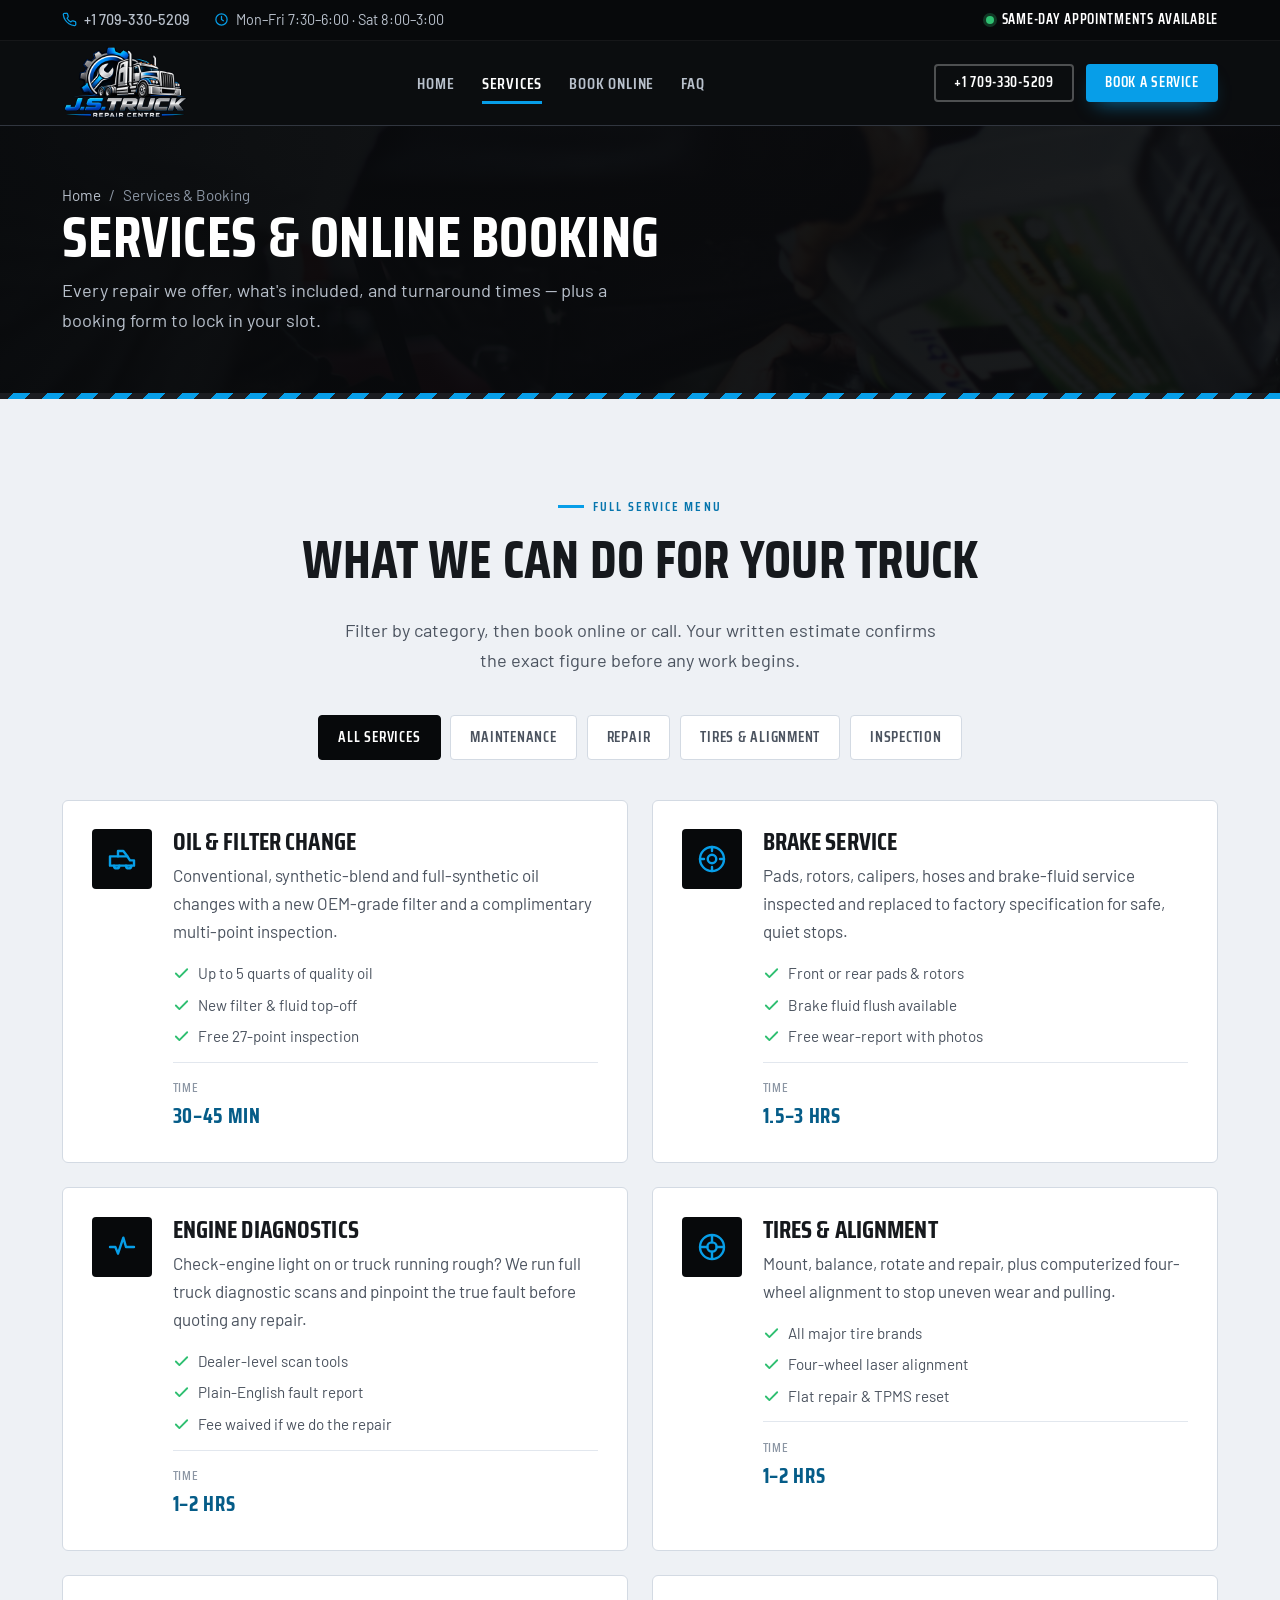
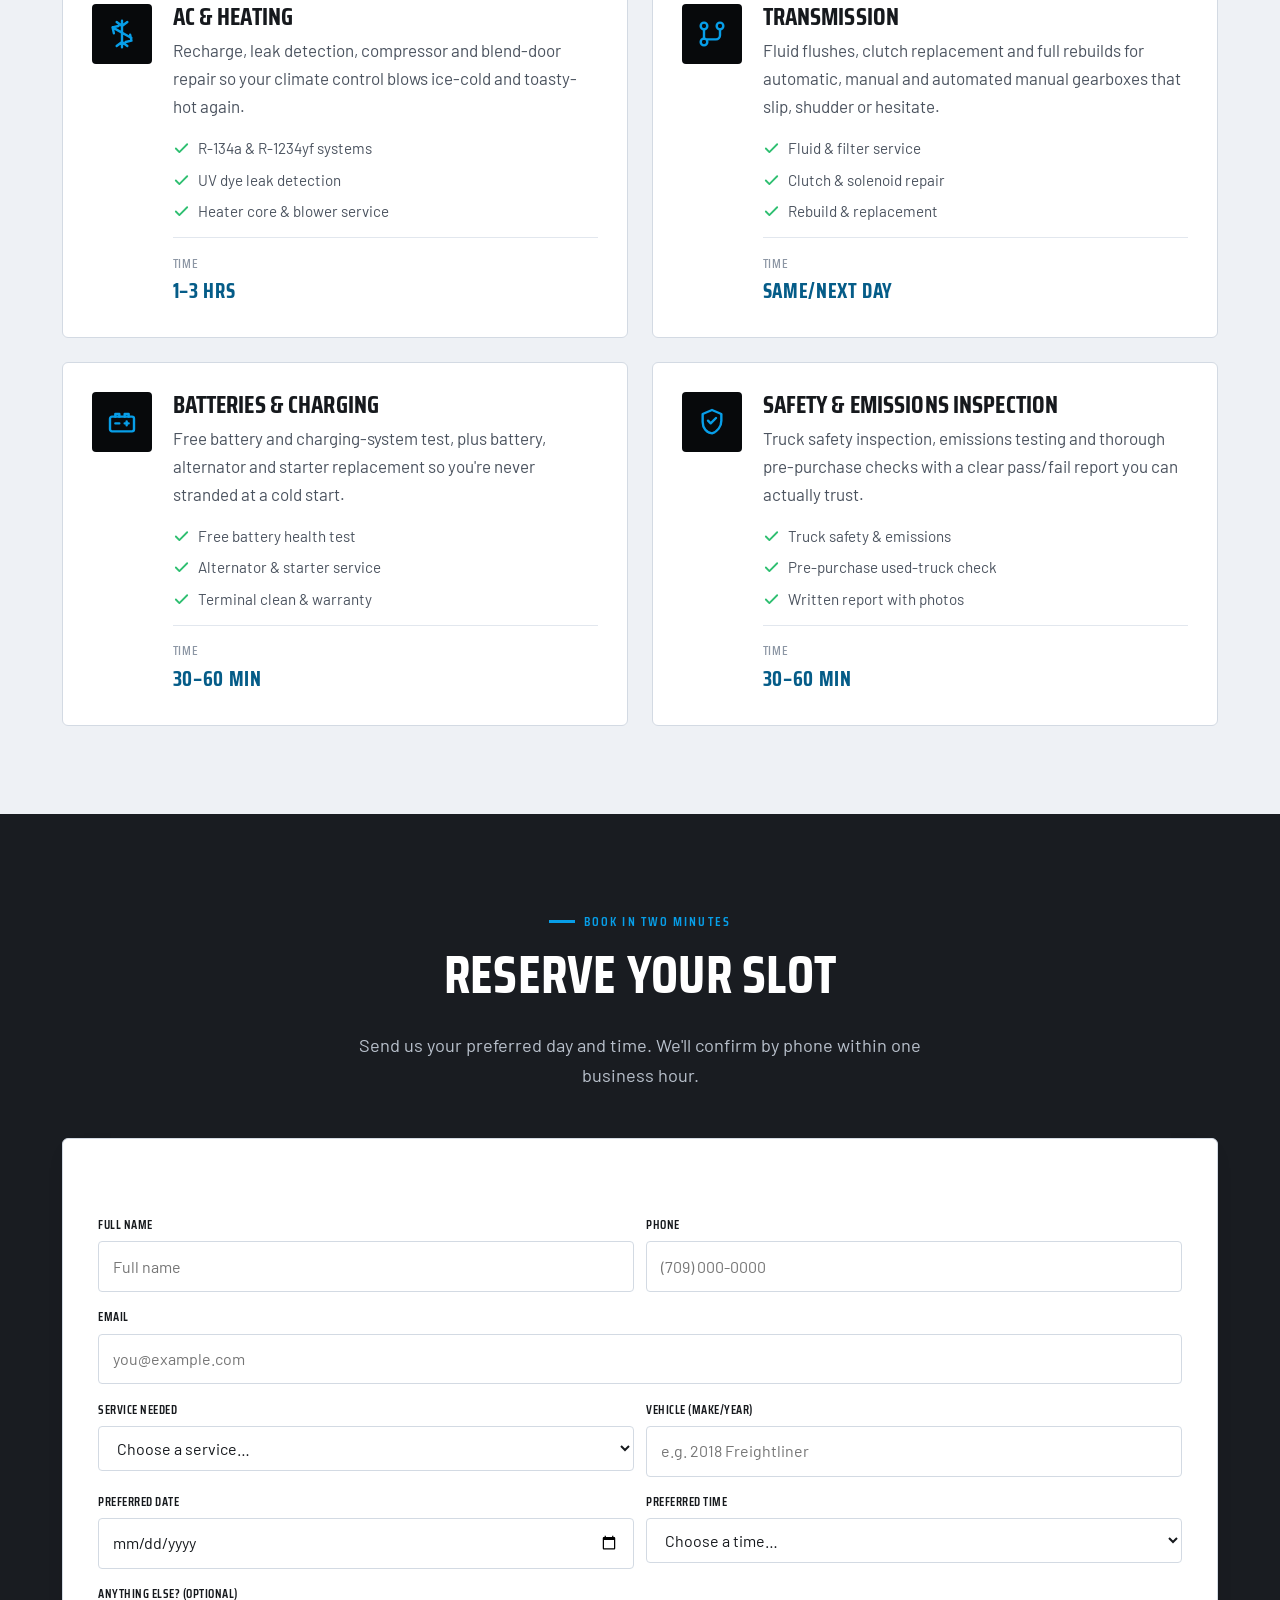
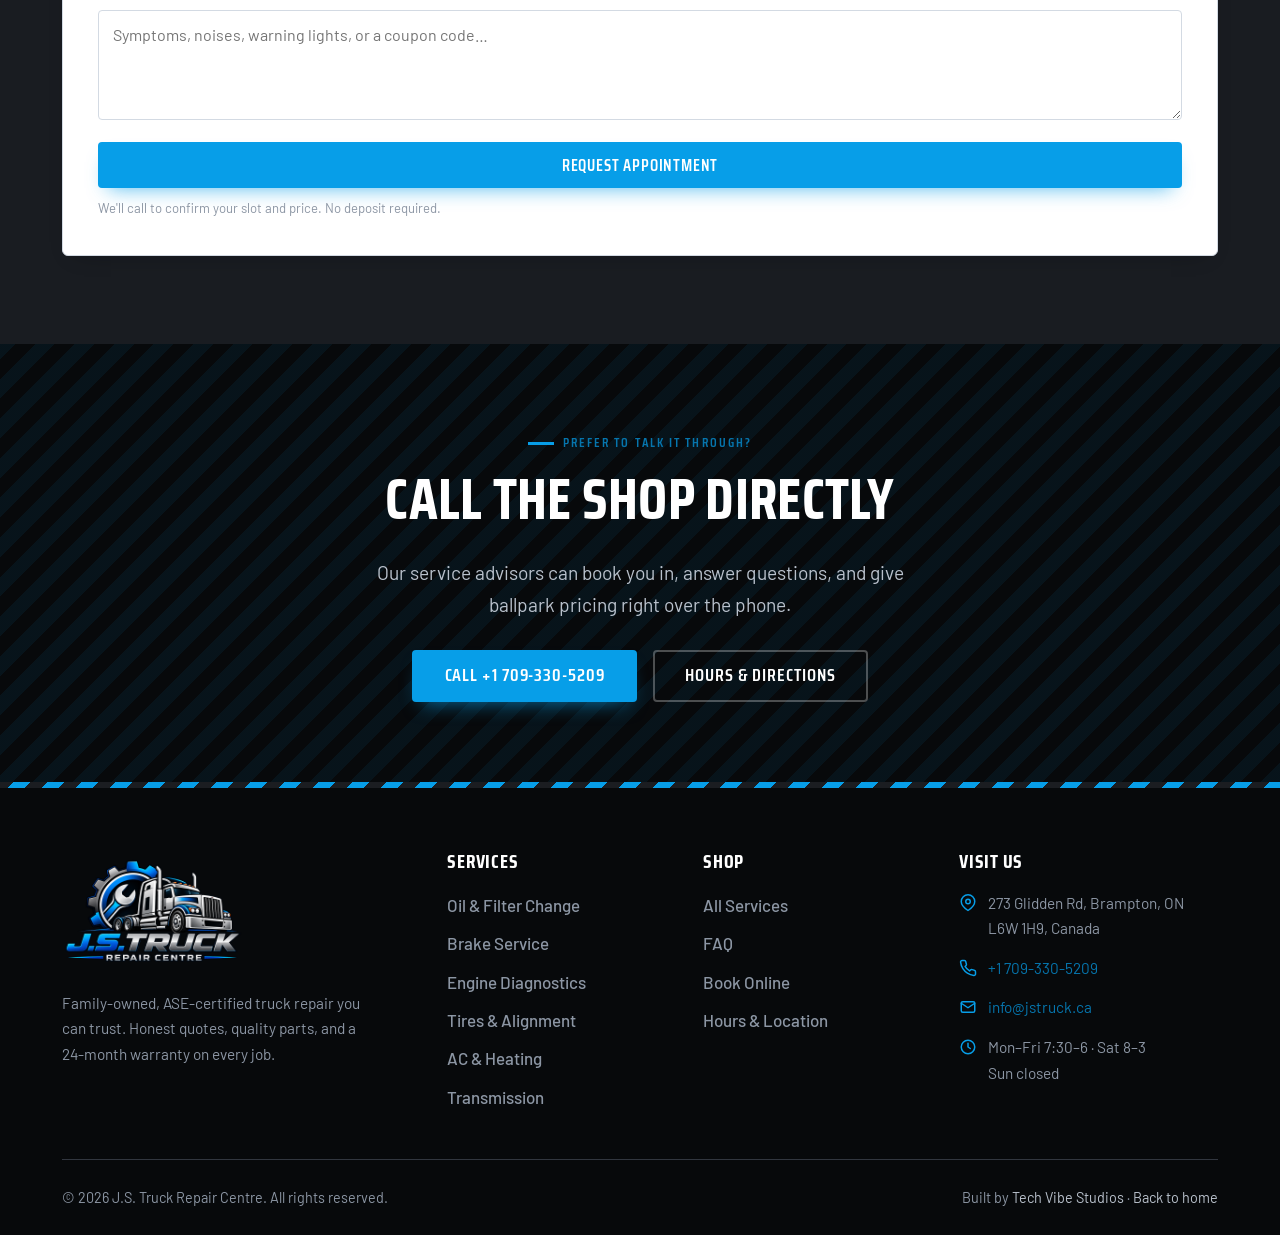
<file: services.html>
<!doctype html>
<html lang="en">

<head>
  <!-- Google tag (gtag.js) -->
  <script async src="https://www.googletagmanager.com/gtag/js?id=G-ZLG3TF592L"></script>
  <script>
    window.dataLayer = window.dataLayer || [];
    function gtag() { dataLayer.push(arguments); }
    gtag('js', new Date());

    gtag('config', 'G-ZLG3TF592L');
  </script>
  <script>document.documentElement.classList.add('js')</script>
  <meta charset="utf-8">
  <meta name="viewport" content="width=device-width, initial-scale=1">
  <title>Truck Repair Services in Brampton | J.S. Truck Repair Centre</title>
  <meta name="description"
    content="Explore truck repair services in Brampton: brakes, engine diagnostics, oil changes, tires, AC, transmission and safety inspections. Request an appointment.">
  <meta name="keywords"
    content="truck repair services Brampton, truck service booking Brampton, truck brake service, truck diagnostics, truck oil and filter change, truck tires and alignment, truck AC repair, truck transmission repair, truck safety inspection">
  <meta name="theme-color" content="#07090b">
  <link rel="icon" type="image/x-icon" href="favicon/favicon.ico">
  <link rel="icon" type="image/png" sizes="32x32" href="favicon/favicon-32x32.png">
  <link rel="icon" type="image/png" sizes="16x16" href="favicon/favicon-16x16.png">
  <link rel="apple-touch-icon" sizes="180x180" href="favicon/apple-touch-icon.png">
  <link rel="manifest" href="favicon/site.webmanifest">
  <link rel="preconnect" href="https://fonts.googleapis.com">
  <link rel="preconnect" href="https://fonts.gstatic.com" crossorigin>
  <link
    href="https://fonts.googleapis.com/css2?family=Saira+Condensed:wght@500;600;700&family=Barlow:wght@400;500;600;700&display=swap"
    rel="stylesheet">
  <link rel="stylesheet" href="css/vendor/bootstrap.min.css">
  <link rel="stylesheet" href="css/style.css">
</head>

<body>
  <a class="tq-skip" href="#main">Skip to content</a>

  <!-- ============ TOP BAR ============ -->
  <div class="tq-topbar">
    <div class="container">
      <ul class="tq-topbar-list">
        <li>
          <svg viewBox="0 0 24 24" fill="none" stroke="currentColor" stroke-width="2" stroke-linecap="round"
            stroke-linejoin="round" aria-hidden="true">
            <path
              d="M22 16.92v3a2 2 0 0 1-2.18 2 19.79 19.79 0 0 1-8.63-3.07 19.5 19.5 0 0 1-6-6 19.79 19.79 0 0 1-3.07-8.67A2 2 0 0 1 4.11 2h3a2 2 0 0 1 2 1.72c.13.96.36 1.9.7 2.81a2 2 0 0 1-.45 2.11L8.09 9.91a16 16 0 0 0 6 6l1.27-1.27a2 2 0 0 1 2.11-.45c.9.34 1.85.57 2.81.7A2 2 0 0 1 22 16.92z" />
          </svg>
          <a href="tel:+17093305209">+1 709-330-5209</a>
        </li>
        <li class="tq-topbar-hide">
          <svg viewBox="0 0 24 24" fill="none" stroke="currentColor" stroke-width="2" stroke-linecap="round"
            stroke-linejoin="round" aria-hidden="true">
            <circle cx="12" cy="12" r="9" />
            <path d="M12 7v5l3 2" />
          </svg>
          Mon–Fri 7:30–6:00 · Sat 8:00–3:00
        </li>
      </ul>
      <span class="tq-sameday"><span class="dot" aria-hidden="true"></span> Same-day appointments available</span>
    </div>
  </div>

  <!-- ============ NAVBAR ============ -->
  <header>
    <nav class="tq-nav" aria-label="Primary">
      <div class="container">
        <a class="tq-brand" href="index.html" aria-label="J.S. Truck Repair Centre — home">
          <img class="tq-brand-logo" src="logo.png" alt="J.S. Truck Repair Centre" width="1536" height="1024">
        </a>

        <ul class="tq-nav-links tq-nav-desktop" role="list">
          <li><a href="index.html">Home</a></li>
          <li><a href="services.html" class="active">Services</a></li>
          <!-- <li><a href="index.html#pricing">Pricing</a></li> -->
          <li><a href="#book">Book Online</a></li>
          <li><a href="index.html#faq">FAQ</a></li>
        </ul>

        <div class="tq-nav-cta tq-nav-desktop">
          <a href="tel:+17093305209" class="tq-btn tq-btn--ghost tq-btn--sm">+1 709-330-5209</a>
          <a href="#book" class="tq-btn tq-btn--accent tq-btn--sm">Book a Service</a>
        </div>

        <button class="tq-burger" aria-label="Open menu" aria-expanded="false" aria-controls="tqMobile">
          <span></span><span></span><span></span>
        </button>
      </div>
    </nav>
  </header>

  <div class="tq-overlay" aria-hidden="true"></div>
  <nav class="tq-mobile" id="tqMobile" aria-label="Mobile">
    <button class="tq-mobile-close" aria-label="Close menu">&times;</button>
    <a href="index.html">Home</a>
    <a href="services.html">Services</a>
    <!-- <a href="index.html#pricing">Pricing</a> -->
    <a href="#book">Book Online</a>
    <a href="index.html#faq">FAQ</a>
    <a href="#book" class="tq-btn tq-btn--accent tq-btn--block">Book a Service</a>
    <a href="tel:+17093305209" class="tq-btn tq-btn--ghost tq-btn--block">+1 709-330-5209</a>
  </nav>

  <main id="main">

    <!-- ============ PAGE BANNER ============ -->
    <section class="tq-banner">
      <div class="tq-banner-bg">
        <img src="img/banner-bay.jpg" alt="Repair service bays with vehicles raised on hydraulic lifts" width="1600"
          height="620" fetchpriority="high">
      </div>
      <div class="container">
        <nav class="tq-crumbs" aria-label="Breadcrumb">
          <a href="index.html">Home</a> <span aria-hidden="true">/</span> <span>Services &amp; Booking</span>
        </nav>
        <h1>Services &amp; online booking</h1>
        <!-- <p class="tq-lead" style="color:var(--tq-steel-2);margin:0;">Every repair we offer, what's included, honest
          starting prices and turnaround times — plus an instant estimate and a booking form to lock in your slot.</p> -->
        <p class="tq-lead" style="color:var(--tq-steel-2);margin:0;">Every repair we offer, what's included, and
          turnaround times — plus a booking form to lock in your slot.</p>
      </div>
    </section>
    <div class="tq-hazard-thin" role="presentation"></div>

    <!-- ============ DETAILED SERVICES ============ -->
    <section class="tq-section tq-light">
      <div class="container">
        <div class="tq-shead tq-shead--center tq-reveal" style="margin-bottom:2.5rem;">
          <span class="tq-eyebrow tq-eyebrow--center">Full service menu</span>
          <h2 class="tq-h2">What we can do for your truck</h2>
          <!-- <p class="tq-lead" style="margin-inline:auto;">Filter by category, then book online or call. Prices are
            starting points on most makes and models — your written estimate confirms the exact figure first.</p> -->
          <p class="tq-lead" style="margin-inline:auto;">Filter by category, then book online or call.
            Your written estimate confirms the exact figure before any work begins.</p>
        </div>

        <!-- Filter tabs -->
        <div class="tq-filter" data-filter role="tablist" aria-label="Filter services by category">
          <button class="tq-filter-btn active" data-cat="all" aria-pressed="true">All services</button>
          <button class="tq-filter-btn" data-cat="maintenance" aria-pressed="false">Maintenance</button>
          <button class="tq-filter-btn" data-cat="repair" aria-pressed="false">Repair</button>
          <button class="tq-filter-btn" data-cat="tires" aria-pressed="false">Tires &amp; alignment</button>
          <button class="tq-filter-btn" data-cat="inspection" aria-pressed="false">Inspection</button>
        </div>

        <div class="tq-svc-detail">
          <!-- Oil change -->
          <article class="tq-svc-detail-card tq-service-item tq-reveal" data-cat="maintenance">
            <div class="ico"><svg viewBox="0 0 24 24" fill="none" stroke="currentColor" stroke-width="1.8"
                stroke-linecap="round" stroke-linejoin="round" aria-hidden="true">
                <path d="M3 10h13l2 3h3v4H3z" />
                <path d="M6 17a2 2 0 1 0 4 0M15 17a2 2 0 1 0 4 0" />
                <path d="M9 10V6h4l3 4" />
              </svg></div>
            <div>
              <h3>Oil &amp; Filter Change</h3>
              <p>Conventional, synthetic-blend and full-synthetic oil changes with a new OEM-grade filter and a
                complimentary multi-point inspection.</p>
              <ul>
                <li><svg viewBox="0 0 24 24" fill="none" stroke="currentColor" stroke-width="2.6" stroke-linecap="round"
                    stroke-linejoin="round" aria-hidden="true">
                    <path d="M20 6 9 17l-5-5" />
                  </svg>Up to 5 quarts of quality oil</li>
                <li><svg viewBox="0 0 24 24" fill="none" stroke="currentColor" stroke-width="2.6" stroke-linecap="round"
                    stroke-linejoin="round" aria-hidden="true">
                    <path d="M20 6 9 17l-5-5" />
                  </svg>New filter &amp; fluid top-off</li>
                <li><svg viewBox="0 0 24 24" fill="none" stroke="currentColor" stroke-width="2.6" stroke-linecap="round"
                    stroke-linejoin="round" aria-hidden="true">
                    <path d="M20 6 9 17l-5-5" />
                  </svg>Free 27-point inspection</li>
              </ul>
              <div class="tq-svc-meta">
                <!-- <div>From <b>$49</b></div> -->
                <div>Time <b>30–45 min</b></div>
              </div>
            </div>
          </article>

          <!-- Brakes -->
          <article class="tq-svc-detail-card tq-service-item tq-reveal d1" data-cat="repair">
            <div class="ico"><svg viewBox="0 0 24 24" fill="none" stroke="currentColor" stroke-width="1.8"
                stroke-linecap="round" stroke-linejoin="round" aria-hidden="true">
                <circle cx="12" cy="12" r="9" />
                <circle cx="12" cy="12" r="3.2" />
                <path d="M12 3v3M12 18v3M3 12h3M18 12h3" />
              </svg></div>
            <div>
              <h3>Brake Service</h3>
              <p>Pads, rotors, calipers, hoses and brake-fluid service inspected and replaced to factory specification
                for safe, quiet stops.</p>
              <ul>
                <li><svg viewBox="0 0 24 24" fill="none" stroke="currentColor" stroke-width="2.6" stroke-linecap="round"
                    stroke-linejoin="round" aria-hidden="true">
                    <path d="M20 6 9 17l-5-5" />
                  </svg>Front or rear pads &amp; rotors</li>
                <li><svg viewBox="0 0 24 24" fill="none" stroke="currentColor" stroke-width="2.6" stroke-linecap="round"
                    stroke-linejoin="round" aria-hidden="true">
                    <path d="M20 6 9 17l-5-5" />
                  </svg>Brake fluid flush available</li>
                <li><svg viewBox="0 0 24 24" fill="none" stroke="currentColor" stroke-width="2.6" stroke-linecap="round"
                    stroke-linejoin="round" aria-hidden="true">
                    <path d="M20 6 9 17l-5-5" />
                  </svg>Free wear-report with photos</li>
              </ul>
              <div class="tq-svc-meta">
                <!-- <div>From <b>$149</b></div> -->
                <div>Time <b>1.5–3 hrs</b></div>
              </div>
            </div>
          </article>

          <!-- Diagnostics -->
          <article class="tq-svc-detail-card tq-service-item tq-reveal d2" data-cat="repair">
            <div class="ico"><svg viewBox="0 0 24 24" fill="none" stroke="currentColor" stroke-width="1.8"
                stroke-linecap="round" stroke-linejoin="round" aria-hidden="true">
                <path d="M3 12h4l2 5 4-12 2 7h6" />
              </svg></div>
            <div>
              <h3>Engine Diagnostics</h3>
              <p>Check-engine light on or truck running rough? We run full truck diagnostic scans and pinpoint the true
                fault before
                quoting any repair.</p>
              <ul>
                <li><svg viewBox="0 0 24 24" fill="none" stroke="currentColor" stroke-width="2.6" stroke-linecap="round"
                    stroke-linejoin="round" aria-hidden="true">
                    <path d="M20 6 9 17l-5-5" />
                  </svg>Dealer-level scan tools</li>
                <li><svg viewBox="0 0 24 24" fill="none" stroke="currentColor" stroke-width="2.6" stroke-linecap="round"
                    stroke-linejoin="round" aria-hidden="true">
                    <path d="M20 6 9 17l-5-5" />
                  </svg>Plain-English fault report</li>
                <li><svg viewBox="0 0 24 24" fill="none" stroke="currentColor" stroke-width="2.6" stroke-linecap="round"
                    stroke-linejoin="round" aria-hidden="true">
                    <path d="M20 6 9 17l-5-5" />
                  </svg>Fee waived if we do the repair</li>
              </ul>
              <div class="tq-svc-meta">
                <!-- <div>From <b>$89</b></div> -->
                <div>Time <b>1–2 hrs</b></div>
              </div>
            </div>
          </article>

          <!-- Tires -->
          <article class="tq-svc-detail-card tq-service-item tq-reveal d3" data-cat="tires">
            <div class="ico"><svg viewBox="0 0 24 24" fill="none" stroke="currentColor" stroke-width="1.8"
                stroke-linecap="round" stroke-linejoin="round" aria-hidden="true">
                <circle cx="12" cy="12" r="9" />
                <circle cx="12" cy="12" r="3.5" />
                <path d="M12 3.5v5M12 15.5v5M3.5 12h5M15.5 12h5" />
              </svg></div>
            <div>
              <h3>Tires &amp; Alignment</h3>
              <p>Mount, balance, rotate and repair, plus computerized four-wheel alignment to stop uneven wear and
                pulling.</p>
              <ul>
                <li><svg viewBox="0 0 24 24" fill="none" stroke="currentColor" stroke-width="2.6" stroke-linecap="round"
                    stroke-linejoin="round" aria-hidden="true">
                    <path d="M20 6 9 17l-5-5" />
                  </svg>All major tire brands</li>
                <li><svg viewBox="0 0 24 24" fill="none" stroke="currentColor" stroke-width="2.6" stroke-linecap="round"
                    stroke-linejoin="round" aria-hidden="true">
                    <path d="M20 6 9 17l-5-5" />
                  </svg>Four-wheel laser alignment</li>
                <li><svg viewBox="0 0 24 24" fill="none" stroke="currentColor" stroke-width="2.6" stroke-linecap="round"
                    stroke-linejoin="round" aria-hidden="true">
                    <path d="M20 6 9 17l-5-5" />
                  </svg>Flat repair &amp; TPMS reset</li>
              </ul>
              <div class="tq-svc-meta">
                <!-- <div>From <b>$120</b></div> -->
                <div>Time <b>1–2 hrs</b></div>
              </div>
            </div>
          </article>

          <!-- AC -->
          <article class="tq-svc-detail-card tq-service-item tq-reveal" data-cat="repair">
            <div class="ico"><svg viewBox="0 0 24 24" fill="none" stroke="currentColor" stroke-width="1.8"
                stroke-linecap="round" stroke-linejoin="round" aria-hidden="true">
                <path
                  d="M12 2v20M12 6l4-3M12 6L8 3M12 18l4 3M12 18l-4 3M4.9 7l14.2 8M4.9 7l1 4.5M4.9 7l4.4-1M19.1 17l-1-4.5M19.1 17l-4.4 1" />
              </svg></div>
            <div>
              <h3>AC &amp; Heating</h3>
              <p>Recharge, leak detection, compressor and blend-door repair so your climate control blows ice-cold and
                toasty-hot again.</p>
              <ul>
                <li><svg viewBox="0 0 24 24" fill="none" stroke="currentColor" stroke-width="2.6" stroke-linecap="round"
                    stroke-linejoin="round" aria-hidden="true">
                    <path d="M20 6 9 17l-5-5" />
                  </svg>R-134a &amp; R-1234yf systems</li>
                <li><svg viewBox="0 0 24 24" fill="none" stroke="currentColor" stroke-width="2.6" stroke-linecap="round"
                    stroke-linejoin="round" aria-hidden="true">
                    <path d="M20 6 9 17l-5-5" />
                  </svg>UV dye leak detection</li>
                <li><svg viewBox="0 0 24 24" fill="none" stroke="currentColor" stroke-width="2.6" stroke-linecap="round"
                    stroke-linejoin="round" aria-hidden="true">
                    <path d="M20 6 9 17l-5-5" />
                  </svg>Heater core &amp; blower service</li>
              </ul>
              <div class="tq-svc-meta">
                <!-- <div>From <b>$110</b></div> -->
                <div>Time <b>1–3 hrs</b></div>
              </div>
            </div>
          </article>

          <!-- Transmission -->
          <article class="tq-svc-detail-card tq-service-item tq-reveal d1" data-cat="repair">
            <div class="ico"><svg viewBox="0 0 24 24" fill="none" stroke="currentColor" stroke-width="1.8"
                stroke-linecap="round" stroke-linejoin="round" aria-hidden="true">
                <circle cx="6" cy="6" r="2.5" />
                <circle cx="18" cy="6" r="2.5" />
                <circle cx="6" cy="18" r="2.5" />
                <path d="M6 8.5v7M18 8.5V13a3 3 0 0 1-3 3H8.5" />
              </svg></div>
            <div>
              <h3>Transmission</h3>
              <p>Fluid flushes, clutch replacement and full rebuilds for automatic, manual and automated manual
                gearboxes that slip,
                shudder or hesitate.</p>
              <ul>
                <li><svg viewBox="0 0 24 24" fill="none" stroke="currentColor" stroke-width="2.6" stroke-linecap="round"
                    stroke-linejoin="round" aria-hidden="true">
                    <path d="M20 6 9 17l-5-5" />
                  </svg>Fluid &amp; filter service</li>
                <li><svg viewBox="0 0 24 24" fill="none" stroke="currentColor" stroke-width="2.6" stroke-linecap="round"
                    stroke-linejoin="round" aria-hidden="true">
                    <path d="M20 6 9 17l-5-5" />
                  </svg>Clutch &amp; solenoid repair</li>
                <li><svg viewBox="0 0 24 24" fill="none" stroke="currentColor" stroke-width="2.6" stroke-linecap="round"
                    stroke-linejoin="round" aria-hidden="true">
                    <path d="M20 6 9 17l-5-5" />
                  </svg>Rebuild &amp; replacement</li>
              </ul>
              <div class="tq-svc-meta">
                <!-- <div>From <b>$180</b></div> -->
                <div>Time <b>Same/next day</b></div>
              </div>
            </div>
          </article>

          <!-- Batteries -->
          <article class="tq-svc-detail-card tq-service-item tq-reveal d2" data-cat="maintenance">
            <div class="ico"><svg viewBox="0 0 24 24" fill="none" stroke="currentColor" stroke-width="1.8"
                stroke-linecap="round" stroke-linejoin="round" aria-hidden="true">
                <rect x="3" y="8" width="18" height="11" rx="1.5" />
                <path d="M7 8V6h3v2M14 8V6h3v2M7 13h3M15.5 11.5v3M14 13h3" />
              </svg></div>
            <div>
              <h3>Batteries &amp; Charging</h3>
              <p>Free battery and charging-system test, plus battery, alternator and starter replacement so you're never
                stranded at a cold start.</p>
              <ul>
                <li><svg viewBox="0 0 24 24" fill="none" stroke="currentColor" stroke-width="2.6" stroke-linecap="round"
                    stroke-linejoin="round" aria-hidden="true">
                    <path d="M20 6 9 17l-5-5" />
                  </svg>Free battery health test</li>
                <li><svg viewBox="0 0 24 24" fill="none" stroke="currentColor" stroke-width="2.6" stroke-linecap="round"
                    stroke-linejoin="round" aria-hidden="true">
                    <path d="M20 6 9 17l-5-5" />
                  </svg>Alternator &amp; starter service</li>
                <li><svg viewBox="0 0 24 24" fill="none" stroke="currentColor" stroke-width="2.6" stroke-linecap="round"
                    stroke-linejoin="round" aria-hidden="true">
                    <path d="M20 6 9 17l-5-5" />
                  </svg>Terminal clean &amp; warranty</li>
              </ul>
              <div class="tq-svc-meta">
                <!-- <div>From <b>$139</b></div> -->
                <div>Time <b>30–60 min</b></div>
              </div>
            </div>
          </article>

          <!-- Inspection -->
          <article class="tq-svc-detail-card tq-service-item tq-reveal d3" data-cat="inspection">
            <div class="ico"><svg viewBox="0 0 24 24" fill="none" stroke="currentColor" stroke-width="1.8"
                stroke-linecap="round" stroke-linejoin="round" aria-hidden="true">
                <path d="M9 11l2 2 4-4" />
                <path d="M12 3l7 3v5c0 4.5-3 8.3-7 9.5C8 20.3 5 16.5 5 12V6z" />
              </svg></div>
            <div>
              <h3>Safety &amp; Emissions Inspection</h3>
              <p>Truck safety inspection, emissions testing and thorough pre-purchase checks with a clear pass/fail
                report you can actually trust.</p>
              <ul>
                <li><svg viewBox="0 0 24 24" fill="none" stroke="currentColor" stroke-width="2.6" stroke-linecap="round"
                    stroke-linejoin="round" aria-hidden="true">
                    <path d="M20 6 9 17l-5-5" />
                  </svg>Truck safety &amp; emissions</li>
                <li><svg viewBox="0 0 24 24" fill="none" stroke="currentColor" stroke-width="2.6" stroke-linecap="round"
                    stroke-linejoin="round" aria-hidden="true">
                    <path d="M20 6 9 17l-5-5" />
                  </svg>Pre-purchase used-truck check</li>
                <li><svg viewBox="0 0 24 24" fill="none" stroke="currentColor" stroke-width="2.6" stroke-linecap="round"
                    stroke-linejoin="round" aria-hidden="true">
                    <path d="M20 6 9 17l-5-5" />
                  </svg>Written report with photos</li>
              </ul>
              <div class="tq-svc-meta">
                <!-- <div>From <b>$39</b></div> -->
                <div>Time <b>30–60 min</b></div>
              </div>
            </div>
          </article>
        </div>
      </div>
    </section>

    <!-- ============ BOOKING + ESTIMATOR ============ -->
    <section class="tq-section tq-dark tq-carbon" id="book">
      <div class="container">
        <div class="tq-shead tq-shead--center tq-reveal" style="margin-bottom:3rem;">
          <span class="tq-eyebrow tq-eyebrow--center">Book in two minutes</span>
          <!-- <h2 class="tq-h2">Get an estimate &amp; reserve your slot</h2> -->
          <h2 class="tq-h2">Reserve your slot</h2>
          <!-- <p class="tq-lead" style="margin-inline:auto;">Ballpark the cost first, then send us your preferred day and
            time. We'll confirm by phone within one business hour.</p> -->
          <p class="tq-lead" style="margin-inline:auto;">Send us your preferred day and
            time. We'll confirm by phone within one business hour.</p>
        </div>

        <!-- <div class="tq-visit-grid" style="align-items:start;"> -->
        <div>
          <!-- Estimator -->
          <!-- <div class="tq-estimator tq-reveal" data-estimator>
            <h3 style="color:#fff;font-size:1.7rem;margin-top:0;">Instant cost estimator</h3>
            <p style="color:var(--tq-steel-2);font-size:.98rem;">Pick a service and your vehicle type for a ballpark
              range. This is a guide only — your exact price is confirmed in a written quote.</p>
            <div class="tq-field">
              <label for="est_service">Service</label>
              <select id="est_service" name="est_service">
                <option value="">Choose a service…</option>
                <option value="oil">Oil &amp; filter change</option>
                <option value="brakes">Brake service</option>
                <option value="diagnostics">Engine diagnostics</option>
                <option value="tires">Tires &amp; alignment</option>
                <option value="ac">AC &amp; heating</option>
                <option value="transmission">Transmission</option>
                <option value="battery">Battery &amp; charging</option>
                <option value="inspection">Safety inspection</option>
              </select>
            </div>
            <div class="tq-field">
              <label for="est_vehicle">Truck type</label>
              <select id="est_vehicle" name="est_vehicle">
                <option value="light">Light-duty truck</option>
                <option value="medium" selected>Medium-duty truck</option>
                <option value="heavy">Heavy-duty truck</option>
                <option value="box">Box truck</option>
                <option value="tractor">Semi-truck / tractor</option>
              </select>
            </div>
            <div class="tq-estimate-out" data-estimate-out aria-live="polite">
              <div class="lbl">Estimated price</div>
              <div class="val">$—</div>
              <small>Pick a service to see an estimate</small>
            </div>
          </div> -->

          <!-- Booking form -->
          <div class="tq-book-card tq-reveal d1">
            <h3 style="font-size:1.7rem;margin-top:0;">Request an appointment</h3>
            <form action="https://api.web3forms.com/submit" method="POST" data-validate
              aria-label="Appointment booking">
              <!-- Web3Forms Configuration -->
              <input type="hidden" name="access_key" value="07f56d12-43a9-46e2-b16c-0250f7abe3f5">
              <input type="hidden" name="subject" value="New Appointment Booking Request from {field:name}">

              <div class="tq-field-row">
                <div class="tq-field">
                  <label for="b-name">Full name</label>
                  <input id="b-name" name="name" type="text" placeholder="Full name" required>
                  <span class="err">Please enter your name.</span>
                </div>
                <div class="tq-field">
                  <label for="b-phone">Phone</label>
                  <input id="b-phone" name="phone" type="tel" placeholder="(709) 000-0000" required>
                  <span class="err">Enter a valid phone number.</span>
                </div>
              </div>

              <div class="tq-field">
                <label for="b-email">Email</label>
                <input id="b-email" name="email" type="email" placeholder="you@example.com" required>
                <span class="err">Enter a valid email.</span>
              </div>

              <div class="tq-field-row">
                <div class="tq-field">
                  <label for="b-service">Service needed</label>
                  <select id="b-service" name="service" required>
                    <option value="">Choose a service…</option>
                    <option>Oil &amp; filter change</option>
                    <option>Brake service</option>
                    <option>Engine diagnostics</option>
                    <option>Tires &amp; alignment</option>
                    <option>AC &amp; heating</option>
                    <option>Transmission</option>
                    <option>Battery &amp; charging</option>
                    <option>Safety inspection</option>
                    <option>Other / not sure</option>
                  </select>
                  <span class="err">Please pick a service.</span>
                </div>
                <div class="tq-field">
                  <label for="b-vehicle">Vehicle (make/year)</label>
                  <input id="b-vehicle" name="vehicle" type="text" placeholder="e.g. 2018 Freightliner" required>
                  <span class="err">Enter your vehicle.</span>
                </div>
              </div>

              <div class="tq-field-row">
                <div class="tq-field">
                  <label for="b-date">Preferred date</label>
                  <input id="b-date" name="date" type="date" required>
                  <span class="err">Choose a date.</span>
                </div>
                <div class="tq-field">
                  <label for="b-time">Preferred time</label>
                  <select id="b-time" name="time" required>
                    <option value="">Choose a time…</option>
                    <option>Morning (7:30–11:00)</option>
                    <option>Midday (11:00–2:00)</option>
                    <option>Afternoon (2:00–6:00)</option>
                    <option>Saturday (8:00–3:00)</option>
                  </select>
                  <span class="err">Choose a time.</span>
                </div>
              </div>

              <div class="tq-field">
                <label for="b-notes">Anything else? (optional)</label>
                <textarea id="b-notes" name="notes"
                  placeholder="Symptoms, noises, warning lights, or a coupon code…"></textarea>
              </div>

              <button type="submit" class="tq-btn tq-btn--accent tq-btn--block">Request appointment</button>
              <p class="tq-form-note">We'll call to confirm your slot and price. No deposit required.</p>
              <div class="tq-form-success">Thanks — your appointment request is in! A service advisor will call you
                within one business hour to confirm the day, time, and quote.</div>
            </form>
          </div>
        </div>
      </div>
    </section>

    <!-- ============ CTA BAND ============ -->
    <section class="tq-cta tq-hazard">
      <div style="position:absolute;inset:0;background:linear-gradient(rgba(7,9,11,.93),rgba(7,9,11,.93));z-index:1;">
      </div>
      <div class="container">
        <span class="tq-eyebrow tq-eyebrow--center">Prefer to talk it through?</span>
        <h2>Call the shop directly</h2>
        <p>Our service advisors can book you in, answer questions, and give ballpark pricing right over the phone.</p>
        <div class="tq-cta-actions">
          <a href="tel:+17093305209" class="tq-btn tq-btn--accent tq-btn--lg">Call +1 709-330-5209</a>
          <a href="index.html#visit" class="tq-btn tq-btn--ghost tq-btn--lg">Hours &amp; directions</a>
        </div>
      </div>
    </section>

  </main>

  <!-- ============ FOOTER ============ -->
  <div class="tq-hazard-thin" role="presentation"></div>
  <footer class="tq-footer">
    <div class="container">
      <div class="tq-footer-grid">
        <div>
          <a class="tq-brand" href="index.html" aria-label="J.S. Truck Repair Centre — home">
            <img class="tq-brand-logo" src="logo.png" alt="J.S. Truck Repair Centre" width="1536" height="1024">
          </a>
          <p class="tq-footer-about">Family-owned, ASE-certified truck repair you can trust. Honest quotes, quality
            parts, and a 24-month warranty on every job.</p>
          <!-- <div class="tq-footer-social">
            <a href="#" aria-label="J.S. Truck Repair Centre on Facebook"><svg viewBox="0 0 24 24" fill="currentColor" aria-hidden="true">
                <path d="M14 9h3V6h-3c-2.2 0-4 1.8-4 4v2H7v3h3v7h3v-7h3l1-3h-4v-2c0-.6.4-1 1-1z" />
              </svg></a>
            <a href="#" aria-label="J.S. Truck Repair Centre on Instagram"><svg viewBox="0 0 24 24" fill="none" stroke="currentColor"
                stroke-width="2" aria-hidden="true">
                <rect x="3" y="3" width="18" height="18" rx="5" />
                <circle cx="12" cy="12" r="4" />
                <circle cx="17.5" cy="6.5" r="1" fill="currentColor" stroke="none" />
              </svg></a>
            <a href="#" aria-label="J.S. Truck Repair Centre on YouTube"><svg viewBox="0 0 24 24" fill="currentColor" aria-hidden="true">
                <path
                  d="M23 12s0-3.2-.4-4.7a2.5 2.5 0 0 0-1.8-1.8C19.3 5 12 5 12 5s-7.3 0-8.8.5A2.5 2.5 0 0 0 1.4 7.3C1 8.8 1 12 1 12s0 3.2.4 4.7a2.5 2.5 0 0 0 1.8 1.8C4.7 19 12 19 12 19s7.3 0 8.8-.5a2.5 2.5 0 0 0 1.8-1.8C23 15.2 23 12 23 12zM10 15V9l5 3z" />
              </svg></a>
          </div> -->
        </div>

        <div>
          <h5>Services</h5>
          <ul class="tq-footer-links">
            <li><a href="services.html">Oil &amp; Filter Change</a></li>
            <li><a href="services.html">Brake Service</a></li>
            <li><a href="services.html">Engine Diagnostics</a></li>
            <li><a href="services.html">Tires &amp; Alignment</a></li>
            <li><a href="services.html">AC &amp; Heating</a></li>
            <li><a href="services.html">Transmission</a></li>
          </ul>
        </div>

        <div>
          <h5>Shop</h5>
          <ul class="tq-footer-links">
            <li><a href="index.html#services">All Services</a></li>
            <!-- <li><a href="index.html#pricing">Pricing</a></li> -->
            <li><a href="index.html#faq">FAQ</a></li>
            <li><a href="#book">Book Online</a></li>
            <li><a href="index.html#visit">Hours &amp; Location</a></li>
          </ul>
        </div>

        <div>
          <h5>Visit us</h5>
          <ul class="tq-footer-contact">
            <li>
              <svg viewBox="0 0 24 24" fill="none" stroke="currentColor" stroke-width="2" stroke-linecap="round"
                stroke-linejoin="round" aria-hidden="true">
                <path d="M21 10c0 6-9 12-9 12s-9-6-9-12a9 9 0 0 1 18 0z" />
                <circle cx="12" cy="10" r="3" />
              </svg>
              <span>273 Glidden Rd, Brampton, ON<br>L6W 1H9, Canada</span>
            </li>
            <li>
              <svg viewBox="0 0 24 24" fill="none" stroke="currentColor" stroke-width="2" stroke-linecap="round"
                stroke-linejoin="round" aria-hidden="true">
                <path
                  d="M22 16.92v3a2 2 0 0 1-2.18 2 19.79 19.79 0 0 1-8.63-3.07 19.5 19.5 0 0 1-6-6 19.79 19.79 0 0 1-3.07-8.67A2 2 0 0 1 4.11 2h3a2 2 0 0 1 2 1.72c.13.96.36 1.9.7 2.81a2 2 0 0 1-.45 2.11L8.09 9.91a16 16 0 0 0 6 6l1.27-1.27a2 2 0 0 1 2.11-.45c.9.34 1.85.57 2.81.7A2 2 0 0 1 22 16.92z" />
              </svg>
              <span><a href="tel:+17093305209">+1 709-330-5209</a></span>
            </li>
            <li>
              <svg viewBox="0 0 24 24" fill="none" stroke="currentColor" stroke-width="2" stroke-linecap="round"
                stroke-linejoin="round" aria-hidden="true">
                <rect x="3" y="5" width="18" height="14" rx="2" />
                <path d="m3 7 9 6 9-6" />
              </svg>
              <span><a href="mailto:info@jstruck.ca">info@jstruck.ca</a></span>
            </li>
            <li>
              <svg viewBox="0 0 24 24" fill="none" stroke="currentColor" stroke-width="2" stroke-linecap="round"
                stroke-linejoin="round" aria-hidden="true">
                <circle cx="12" cy="12" r="9" />
                <path d="M12 7v5l3 2" />
              </svg>
              <span>Mon–Fri 7:30–6 · Sat 8–3<br>Sun closed</span>
            </li>
          </ul>
        </div>
      </div>

      <div class="tq-footer-bottom">
        <p style="margin:0;">&copy; 2026 J.S. Truck Repair Centre. All rights reserved.</p>
        <p style="margin:0;">Built by <a href="https://www.techvibestudios.in/" target="_blank"
            rel="noopener noreferrer">Tech Vibe Studios</a> · <a href="index.html">Back to home</a></p>
      </div>
    </div>
  </footer>

  <script src="js/vendor/bootstrap.bundle.min.js"></script>
  <script src="js/main.js"></script>
</body>

</html>
</file>
<file: css/style.css>
/* =====================================================================
   J.S. Truck Repair Centre — Bootstrap 5 design
   Custom design layer. Palette: charcoal/graphite + brand blue.
   Type: Saira Condensed (display) + Barlow (body).
   ===================================================================== */

:root {
  /* Charcoal / graphite base */
  --tq-ink: #07090b;
  /* near-black base */
  --tq-graphite: #191C21;
  /* dark surface */
  --tq-graphite-2: #21252C;
  /* dark card */
  --tq-graphite-3: #2A2F37;
  /* raised dark */
  --tq-line-dark: #31363F;
  /* dark borders */

  /* Steel neutrals */
  --tq-steel: #8C96A4;
  /* muted text on dark */
  --tq-steel-2: #B9C1CC;
  /* secondary on dark */
  --tq-paper: #EEF1F5;
  /* light section bg */
  --tq-paper-2: #E2E7EE;
  /* light alt / borders */
  --tq-line: #D3DAE3;
  /* light borders */
  --tq-white: #FFFFFF;

  /* Text on light */
  --tq-body: #4B535F;
  /* body copy on light */
  --tq-heading: #16191D;
  /* headings on light */

  /* Accent — J.S. Truck brand blue */
  --tq-blue: #079ee8;
  --tq-blue-600: #0675ad;
  --tq-blue-700: #055c88;
  --tq-blue-soft: #e0f3fd;

  --tq-green: #2FBF71;
  /* checks / open */
  --tq-radius: 4px;
  /* deliberately sharp, mechanical */
  --tq-radius-lg: 6px;
  --tq-shadow: 0 18px 40px -22px rgba(9, 11, 14, .55);
  --tq-shadow-sm: 0 8px 22px -14px rgba(9, 11, 14, .45);

  --tq-display: "Saira Condensed", "Arial Narrow", sans-serif;
  --tq-body-font: "Barlow", system-ui, -apple-system, "Segoe UI", sans-serif;
}

/* ---------------- Base ---------------- */
* {
  box-sizing: border-box;
}

html {
  scroll-behavior: smooth;
}

@media (prefers-reduced-motion: reduce) {
  html {
    scroll-behavior: auto;
  }
}

body {
  margin: 0;
  font-family: var(--tq-body-font);
  font-size: 1.0625rem;
  line-height: 1.65;
  color: var(--tq-body);
  background: var(--tq-white);
  -webkit-font-smoothing: antialiased;
  text-rendering: optimizeLegibility;
}

h1, h2, h3, h4, h5, .tq-display {
  font-family: var(--tq-display);
  font-weight: 700;
  line-height: 1.02;
  letter-spacing: .005em;
  color: var(--tq-heading);
  text-transform: uppercase;
  margin: 0 0 .5em;
}

p {
  margin: 0 0 1rem;
}

a {
  color: var(--tq-blue-600);
  text-decoration: none;
}

a:hover {
  color: var(--tq-blue-700);
}

img {
  max-width: 100%;
  height: auto;
  display: block;
}

.container {
  max-width: 1180px;
}

/* Accessibility */
.tq-skip {
  position: absolute;
  left: 12px;
  top: -60px;
  z-index: 2000;
  background: var(--tq-blue);
  color: #fff;
  font-weight: 700;
  padding: .6rem 1rem;
  border-radius: var(--tq-radius);
  font-family: var(--tq-display);
  text-transform: uppercase;
  letter-spacing: .04em;
  transition: top .2s ease;
}

.tq-skip:focus {
  top: 12px;
  color: #fff;
}

:focus-visible {
  outline: 3px solid var(--tq-blue);
  outline-offset: 2px;
}

.tq-sr {
  position: absolute;
  width: 1px;
  height: 1px;
  padding: 0;
  margin: -1px;
  overflow: hidden;
  clip: rect(0, 0, 0, 0);
  white-space: nowrap;
  border: 0;
}

/* Hazard stripe helper */
.tq-hazard {
  background-image: repeating-linear-gradient(-45deg,
      var(--tq-blue) 0, var(--tq-blue) 14px,
      var(--tq-ink) 14px, var(--tq-ink) 28px);
}

.tq-hazard-thin {
  height: 6px;
  background-image: repeating-linear-gradient(-45deg,
      var(--tq-blue) 0, var(--tq-blue) 12px,
      #1b1d21 12px, #1b1d21 24px);
}

/* Carbon / diagonal texture for dark sections */
.tq-carbon {
  background-color: var(--tq-ink);
  background-image:
    linear-gradient(135deg, rgba(255, 255, 255, .018) 25%, transparent 25%, transparent 50%, rgba(255, 255, 255, .018) 50%, rgba(255, 255, 255, .018) 75%, transparent 75%);
  background-size: 8px 8px;
}

/* ---------------- Sections ---------------- */
.tq-section {
  padding: 5.5rem 0;
}

.tq-section--tight {
  padding: 4rem 0;
}

.tq-dark {
  background: var(--tq-graphite);
  color: var(--tq-steel-2);
}

.tq-dark h2, .tq-dark h3, .tq-dark h4 {
  color: #fff;
}

.tq-light {
  background: var(--tq-paper);
}

.tq-eyebrow {
  display: inline-flex;
  align-items: center;
  gap: .55rem;
  font-family: var(--tq-display);
  font-weight: 600;
  text-transform: uppercase;
  letter-spacing: .16em;
  font-size: .82rem;
  color: var(--tq-blue-600);
  margin-bottom: 1rem;
}

.tq-dark .tq-eyebrow {
  color: var(--tq-blue);
}

.tq-eyebrow::before {
  content: "";
  width: 26px;
  height: 3px;
  background: var(--tq-blue);
  display: inline-block;
}

.tq-eyebrow--center {
  justify-content: center;
}

.tq-h2 {
  font-size: clamp(2.1rem, 4.4vw, 3.35rem);
}

.tq-lead {
  font-size: 1.14rem;
  max-width: 60ch;
}

.tq-dark .tq-lead {
  color: var(--tq-steel-2);
}

.tq-shead {
  max-width: 720px;
}

.tq-shead--center {
  max-width: 760px;
  margin-inline: auto;
  text-align: center;
}

/* ---------------- Buttons ---------------- */
.tq-btn {
  display: inline-flex;
  align-items: center;
  justify-content: center;
  gap: .5rem;
  font-family: var(--tq-display);
  font-weight: 600;
  text-transform: uppercase;
  letter-spacing: .05em;
  font-size: 1.02rem;
  padding: .8rem 1.6rem;
  border-radius: var(--tq-radius);
  border: 2px solid transparent;
  cursor: pointer;
  transition: transform .12s ease, background-color .18s ease, color .18s ease, border-color .18s ease;
  line-height: 1;
  text-decoration: none;
  white-space: nowrap;
}

.tq-btn:active {
  transform: translateY(1px);
}

.tq-btn svg {
  width: 18px;
  height: 18px;
}

.tq-btn--accent {
  background: var(--tq-blue);
  color: #fff;
  box-shadow: 0 10px 20px -10px rgba(7, 158, 232, .7);
}

.tq-btn--accent:hover {
  background: var(--tq-blue-600);
  color: #fff;
}

.tq-btn--dark {
  background: var(--tq-ink);
  color: #fff;
}

.tq-btn--dark:hover {
  background: #000;
  color: #fff;
}

.tq-btn--ghost {
  background: transparent;
  color: #fff;
  border-color: rgba(255, 255, 255, .28);
}

.tq-btn--ghost:hover {
  border-color: var(--tq-blue);
  color: #fff;
  background: rgba(7, 158, 232, .1);
}

.tq-btn--outline {
  background: transparent;
  color: var(--tq-heading);
  border-color: var(--tq-line);
}

.tq-btn--outline:hover {
  border-color: var(--tq-blue);
  color: var(--tq-blue-700);
}

.tq-btn--sm {
  padding: .6rem 1.1rem;
  font-size: .92rem;
}

.tq-btn--lg {
  padding: .95rem 1.9rem;
  font-size: 1.12rem;
}

.tq-btn--block {
  width: 100%;
}

/* ---------------- Top bar ---------------- */
.tq-topbar {
  background: var(--tq-ink);
  color: var(--tq-steel-2);
  font-size: .9rem;
  border-bottom: 1px solid rgba(255, 255, 255, .06);
}

.tq-topbar .container {
  display: flex;
  align-items: center;
  justify-content: space-between;
  gap: 1rem;
  padding-top: .5rem;
  padding-bottom: .5rem;
}

.tq-topbar-list {
  display: flex;
  gap: 1.5rem;
  align-items: center;
  list-style: none;
  margin: 0;
  padding: 0;
  flex-wrap: wrap;
}

.tq-topbar-list li {
  display: inline-flex;
  align-items: center;
  gap: .45rem;
}

.tq-topbar a {
  color: var(--tq-steel-2);
  font-weight: 500;
}

.tq-topbar a:hover {
  color: #fff;
}

.tq-topbar svg {
  width: 15px;
  height: 15px;
  color: var(--tq-blue);
  flex: none;
}

.tq-sameday {
  color: #fff;
  font-weight: 600;
  font-family: var(--tq-display);
  text-transform: uppercase;
  letter-spacing: .05em;
  display: inline-flex;
  align-items: center;
  gap: .45rem;
}

.tq-sameday .dot {
  width: 8px;
  height: 8px;
  border-radius: 50%;
  background: var(--tq-green);
  box-shadow: 0 0 0 3px rgba(47, 191, 113, .25);
}

@media (max-width: 767px) {
  .tq-topbar .container {
    flex-direction: column;
    gap: .25rem;
    padding-top: .65rem;
    padding-bottom: .65rem;
    text-align: center;
  }

  .tq-topbar-list {
    justify-content: center;
  }

  .tq-topbar-list .tq-topbar-hide {
    display: none;
  }

  .tq-sameday {
    font-size: .82rem;
    letter-spacing: .035em;
    line-height: 1.4;
  }

  .tq-sameday .dot {
    flex-shrink: 0;
  }
}

/* ---------------- Navbar ---------------- */
.tq-nav {
  position: sticky;
  top: 0;
  z-index: 1000;
  background: rgba(7, 9, 11, .98);
  backdrop-filter: blur(6px);
  border-bottom: 1px solid var(--tq-line-dark);
  transition: box-shadow .2s ease, background-color .2s ease;
}

.tq-nav.scrolled {
  box-shadow: 0 10px 30px -18px rgba(0, 0, 0, .8);
}

.tq-nav .container {
  display: flex;
  align-items: center;
  justify-content: space-between;
  gap: 1rem;
  min-height: 74px;
}

.tq-brand {
  display: inline-flex;
  align-items: center;
  gap: .6rem;
  font-family: var(--tq-display);
  font-weight: 700;
  font-size: 1.55rem;
  text-transform: uppercase;
  letter-spacing: .02em;
  color: #fff;
  line-height: 1;
}

.tq-brand-logo {
  display: block;
  width: 126px;
  height: 84px;
  object-fit: contain;
}

.tq-footer .tq-brand-logo {
  width: 180px;
  height: 120px;
}

.tq-footer-contact a {
  overflow-wrap: anywhere;
}

.tq-brand:hover {
  color: #fff;
}

.tq-brand b {
  color: var(--tq-blue);
  font-weight: 700;
}

.tq-brand-mark {
  width: 40px;
  height: 40px;
  border-radius: var(--tq-radius);
  background: var(--tq-blue);
  display: grid;
  place-items: center;
  flex: none;
}

.tq-brand-mark svg {
  width: 24px;
  height: 24px;
  color: #fff;
}

.tq-nav-links {
  display: flex;
  align-items: center;
  gap: 1.7rem;
  list-style: none;
  margin: 0;
  padding: 0;
}

.tq-nav-links a {
  color: var(--tq-steel-2);
  font-family: var(--tq-display);
  font-weight: 600;
  text-transform: uppercase;
  letter-spacing: .05em;
  font-size: 1rem;
  padding: .4rem 0;
  position: relative;
}

.tq-nav-links a::after {
  content: "";
  position: absolute;
  left: 0;
  bottom: -2px;
  height: 3px;
  width: 0;
  background: var(--tq-blue);
  transition: width .2s ease;
}

.tq-nav-links a:hover, .tq-nav-links a.active {
  color: #fff;
}

.tq-nav-links a:hover::after, .tq-nav-links a.active::after {
  width: 100%;
}

.tq-nav-cta {
  display: flex;
  align-items: center;
  gap: .75rem;
}

.tq-burger {
  display: none;
  width: 46px;
  height: 42px;
  border: 1px solid var(--tq-line-dark);
  background: var(--tq-graphite-2);
  border-radius: var(--tq-radius);
  cursor: pointer;
  padding: 0;
  place-items: center;
}

.tq-burger span {
  display: block;
  width: 22px;
  height: 2px;
  background: #fff;
  margin: 3px auto;
  transition: transform .2s ease, opacity .2s ease;
}

.tq-burger.open span:nth-child(1) {
  transform: translateY(5px) rotate(45deg);
}

.tq-burger.open span:nth-child(2) {
  opacity: 0;
}

.tq-burger.open span:nth-child(3) {
  transform: translateY(-5px) rotate(-45deg);
}

/* Mobile menu */
.tq-mobile {
  position: fixed;
  top: 0;
  right: 0;
  height: 100%;
  width: min(86vw, 340px);
  background: var(--tq-graphite);
  border-left: 3px solid var(--tq-blue);
  transform: translateX(100%);
  transition: transform .28s ease;
  z-index: 1200;
  padding: 5rem 1.6rem 2rem;
  overflow-y: auto;
  display: flex;
  flex-direction: column;
  gap: .3rem;
}

.tq-mobile.open {
  transform: translateX(0);
}

.tq-mobile a {
  color: var(--tq-steel-2);
  font-family: var(--tq-display);
  font-weight: 600;
  text-transform: uppercase;
  letter-spacing: .04em;
  font-size: 1.15rem;
  padding: .7rem 0;
  border-bottom: 1px solid var(--tq-line-dark);
}

.tq-mobile a:hover {
  color: var(--tq-blue);
}

.tq-mobile .tq-btn {
  margin-top: 1rem;
}

.tq-mobile-close {
  position: absolute;
  top: 1rem;
  right: 1rem;
  width: 42px;
  height: 42px;
  background: var(--tq-graphite-3);
  border: 0;
  border-radius: var(--tq-radius);
  color: #fff;
  font-size: 1.4rem;
  cursor: pointer;
  line-height: 1;
}

.tq-overlay {
  position: fixed;
  inset: 0;
  background: rgba(9, 11, 14, .6);
  opacity: 0;
  visibility: hidden;
  transition: opacity .28s ease, visibility .28s ease;
  z-index: 1150;
}

.tq-overlay.open {
  opacity: 1;
  visibility: visible;
}

body.tq-lock {
  overflow: hidden;
}

/* ---------------- Hero ---------------- */
.tq-hero {
  position: relative;
  color: #fff;
  overflow: hidden;
  background: var(--tq-ink);
}

.tq-hero-bg {
  position: absolute;
  inset: 0;
  z-index: 0;
}

.tq-hero-bg img {
  width: 100%;
  height: 100%;
  object-fit: cover;
  opacity: .38;
}

.tq-hero-bg::after {
  content: "";
  position: absolute;
  inset: 0;
  background:
    linear-gradient(100deg, rgba(7, 9, 11, .97) 0%, rgba(7, 9, 11, .86) 42%, rgba(7, 9, 11, .55) 100%);
}

.tq-hero .container {
  position: relative;
  z-index: 2;
}

.tq-hero-grid {
  display: grid;
  grid-template-columns: 1.15fr .85fr;
  gap: 3rem;
  align-items: center;
  padding: 4.5rem 0 4rem;
}

.tq-hero-flag {
  display: inline-flex;
  align-items: center;
  gap: .6rem;
  background: rgba(7, 158, 232, .14);
  border: 1px solid rgba(7, 158, 232, .4);
  color: var(--tq-blue);
  font-family: var(--tq-display);
  font-weight: 600;
  text-transform: uppercase;
  letter-spacing: .1em;
  font-size: .82rem;
  padding: .45rem .9rem;
  border-radius: 999px;
  margin-bottom: 1.4rem;
}

.tq-hero h1 {
  color: #fff;
  font-size: clamp(2.7rem, 6vw, 4.7rem);
  margin-bottom: 1.1rem;
}

.tq-hero h1 .u {
  color: var(--tq-blue);
}

.tq-hero-sub {
  font-size: 1.2rem;
  color: var(--tq-steel-2);
  max-width: 46ch;
  margin-bottom: 1.8rem;
}

.tq-hero-actions {
  display: flex;
  flex-wrap: wrap;
  gap: .85rem;
  margin-bottom: 2.2rem;
}

.tq-hero-phone {
  display: inline-flex;
  align-items: center;
  gap: .6rem;
  color: #fff;
  font-family: var(--tq-display);
  font-weight: 600;
  font-size: 1.15rem;
}

.tq-hero-phone svg {
  width: 20px;
  height: 20px;
  color: var(--tq-blue);
}

/* Quick-quote mini form card */
.tq-quote {
  background: #fff;
  border-radius: var(--tq-radius-lg);
  box-shadow: var(--tq-shadow);
  overflow: hidden;
  color: var(--tq-body);
}

.tq-quote-head {
  background: var(--tq-ink);
  color: #fff;
  padding: 1.1rem 1.5rem;
  display: flex;
  align-items: center;
  gap: .7rem;
}

.tq-quote-head svg {
  width: 26px;
  height: 26px;
  color: var(--tq-blue);
}

.tq-quote-head h3 {
  color: #fff;
  margin: 0;
  font-size: 1.5rem;
}

.tq-quote-head span {
  display: block;
  font-family: var(--tq-body-font);
  font-weight: 500;
  text-transform: none;
  letter-spacing: 0;
  font-size: .82rem;
  color: var(--tq-steel);
}

.tq-quote-body {
  padding: 1.5rem;
}

.tq-field {
  margin-bottom: .95rem;
}

.tq-field label {
  display: block;
  font-family: var(--tq-display);
  font-weight: 600;
  text-transform: uppercase;
  letter-spacing: .04em;
  font-size: .78rem;
  color: var(--tq-heading);
  margin-bottom: .35rem;
}

.tq-field input, .tq-field select, .tq-field textarea {
  width: 100%;
  padding: .7rem .85rem;
  font-family: var(--tq-body-font);
  font-size: 1rem;
  border: 1.5px solid var(--tq-line);
  border-radius: var(--tq-radius);
  background: #fff;
  color: var(--tq-heading);
  transition: border-color .16s ease, box-shadow .16s ease;
}

.tq-field textarea {
  min-height: 110px;
  resize: vertical;
}

.tq-field input:focus, .tq-field select:focus, .tq-field textarea:focus {
  outline: none;
  border-color: var(--tq-blue);
  box-shadow: 0 0 0 3px rgba(7, 158, 232, .16);
}

.tq-field-row {
  display: grid;
  grid-template-columns: 1fr 1fr;
  gap: .8rem;
}

.tq-field .err {
  display: none;
  color: #d33;
  font-size: .82rem;
  margin-top: .3rem;
  font-weight: 600;
}

.tq-field.invalid input, .tq-field.invalid select {
  border-color: #d33;
}

.tq-field.invalid .err {
  display: block;
}

.tq-form-note {
  font-size: .82rem;
  color: var(--tq-steel);
  margin: .6rem 0 0;
}

.tq-form-success {
  display: none;
  background: #e8f8ef;
  border: 1.5px solid var(--tq-green);
  border-radius: var(--tq-radius);
  padding: 1rem 1.1rem;
  color: #17643c;
  font-weight: 500;
  margin-top: 1rem;
}

.tq-form-success.show {
  display: block;
}

/* Trust badges under hero */
.tq-trust {
  display: grid;
  grid-template-columns: repeat(4, 1fr);
  gap: 0;
  border: 1px solid var(--tq-line-dark);
  border-radius: var(--tq-radius-lg);
  overflow: hidden;
  background: var(--tq-graphite-2);
  position: relative;
  z-index: 2;
}

.tq-trust-item {
  padding: 1.4rem 1.2rem;
  text-align: center;
  border-right: 1px solid var(--tq-line-dark);
}

.tq-trust-item:last-child {
  border-right: 0;
}

.tq-trust-num {
  font-family: var(--tq-display);
  font-weight: 700;
  font-size: 2.3rem;
  color: #fff;
  line-height: 1;
}

.tq-trust-num .u {
  color: var(--tq-blue);
}

.tq-trust-label {
  font-size: .9rem;
  color: var(--tq-steel);
  margin-top: .35rem;
}

/* ---------------- Services grid ---------------- */
.tq-services-grid {
  display: grid;
  grid-template-columns: repeat(4, 1fr);
  gap: 1.25rem;
}

.tq-service {
  background: #fff;
  border: 1px solid var(--tq-line);
  border-radius: var(--tq-radius-lg);
  padding: 1.7rem 1.5rem;
  position: relative;
  overflow: hidden;
  transition: transform .16s ease, box-shadow .16s ease, border-color .16s ease;
}

.tq-service::before {
  content: "";
  position: absolute;
  left: 0;
  top: 0;
  height: 4px;
  width: 100%;
  background: var(--tq-blue);
  transform: scaleX(0);
  transform-origin: left;
  transition: transform .2s ease;
}

.tq-service:hover {
  transform: translateY(-4px);
  box-shadow: var(--tq-shadow-sm);
  border-color: var(--tq-paper-2);
}

.tq-service:hover::before {
  transform: scaleX(1);
}

.tq-service-ico {
  width: 56px;
  height: 56px;
  border-radius: var(--tq-radius);
  background: var(--tq-ink);
  display: grid;
  place-items: center;
  margin-bottom: 1.1rem;
}

.tq-service-ico svg {
  width: 30px;
  height: 30px;
  color: var(--tq-blue);
}

.tq-service h3 {
  font-size: 1.5rem;
  margin-bottom: .5rem;
}

.tq-service p {
  font-size: .96rem;
  margin-bottom: 1rem;
}

.tq-service-foot {
  display: flex;
  align-items: center;
  justify-content: space-between;
  border-top: 1px solid var(--tq-paper-2);
  padding-top: .9rem;
}

.tq-price-from {
  font-family: var(--tq-display);
  font-weight: 700;
  color: var(--tq-heading);
  font-size: 1.05rem;
}

.tq-price-from span {
  display: block;
  font-family: var(--tq-body-font);
  font-weight: 500;
  font-size: .72rem;
  text-transform: uppercase;
  letter-spacing: .08em;
  color: var(--tq-steel);
}

.tq-price-from b {
  color: var(--tq-blue-700);
  font-size: 1.5rem;
}

.tq-service-link {
  font-family: var(--tq-display);
  font-weight: 600;
  text-transform: uppercase;
  font-size: .85rem;
  letter-spacing: .05em;
  color: var(--tq-heading);
  display: inline-flex;
  align-items: center;
  gap: .3rem;
}

.tq-service-link:hover {
  color: var(--tq-blue-700);
}

.tq-service-link svg {
  width: 15px;
  height: 15px;
}

/* ---------------- Why choose us ---------------- */
.tq-why-grid {
  display: grid;
  grid-template-columns: .95fr 1.05fr;
  gap: 3.5rem;
  align-items: center;
}

.tq-why-media {
  position: relative;
}

.tq-why-media img {
  border-radius: var(--tq-radius-lg);
  width: 100%;
  object-fit: cover;
}

.tq-why-badge {
  position: absolute;
  left: -18px;
  bottom: 26px;
  background: var(--tq-blue);
  color: #fff;
  padding: 1.1rem 1.3rem;
  border-radius: var(--tq-radius);
  box-shadow: var(--tq-shadow);
  font-family: var(--tq-display);
  line-height: 1;
}

.tq-why-badge b {
  display: block;
  font-size: 2.6rem;
  font-weight: 700;
}

.tq-why-badge span {
  font-size: .95rem;
  text-transform: uppercase;
  letter-spacing: .06em;
}

.tq-why-list {
  list-style: none;
  padding: 0;
  margin: 1.6rem 0 0;
  display: grid;
  gap: 1.3rem;
}

.tq-why-item {
  display: flex;
  gap: 1rem;
}

.tq-why-ico {
  width: 50px;
  height: 50px;
  flex: none;
  border-radius: var(--tq-radius);
  background: rgba(7, 158, 232, .12);
  border: 1px solid rgba(7, 158, 232, .28);
  display: grid;
  place-items: center;
}

.tq-dark .tq-why-ico {
  background: rgba(7, 158, 232, .16);
}

.tq-why-ico svg {
  width: 26px;
  height: 26px;
  color: var(--tq-blue);
}

.tq-why-item h4 {
  font-size: 1.35rem;
  margin-bottom: .25rem;
}

.tq-why-item p {
  font-size: .96rem;
  margin: 0;
}

.tq-dark .tq-why-item p {
  color: var(--tq-steel-2);
}

/* ---------------- Price list w/ dot leaders ---------------- */
.tq-pricelist-grid {
  display: grid;
  grid-template-columns: 1fr 1fr;
  gap: 1rem 3.5rem;
}

.tq-price-row {
  display: flex;
  align-items: baseline;
  gap: .6rem;
  padding: .55rem 0;
  border-bottom: 1px solid var(--tq-line);
}

.tq-price-name {
  font-weight: 600;
  color: var(--tq-heading);
  font-size: 1.05rem;
}

.tq-price-name small {
  display: block;
  font-weight: 500;
  color: var(--tq-steel);
  font-size: .82rem;
}

.tq-price-leader {
  flex: 1 1 auto;
  border-bottom: 2px dotted var(--tq-line);
  transform: translateY(-5px);
  min-width: 20px;
}

.tq-price-val {
  font-family: var(--tq-display);
  font-weight: 700;
  font-size: 1.3rem;
  color: var(--tq-blue-700);
  white-space: nowrap;
}

.tq-price-val small {
  font-family: var(--tq-body-font);
  font-weight: 500;
  font-size: .72rem;
  color: var(--tq-steel);
  text-transform: uppercase;
  letter-spacing: .06em;
}

.tq-pricelist-note {
  margin-top: 2rem;
  background: #fff;
  border: 1px solid var(--tq-line);
  border-left: 4px solid var(--tq-blue);
  border-radius: var(--tq-radius);
  padding: 1.1rem 1.3rem;
  font-size: .95rem;
}

/* ---------------- How it works ---------------- */
.tq-steps {
  display: grid;
  grid-template-columns: repeat(3, 1fr);
  gap: 1.5rem;
  position: relative;
}

.tq-step {
  text-align: left;
  position: relative;
}

.tq-step-num {
  font-family: var(--tq-display);
  font-weight: 700;
  font-size: 3.6rem;
  line-height: 1;
  color: transparent;
  -webkit-text-stroke: 2px var(--tq-blue);
  text-stroke: 2px var(--tq-blue);
  margin-bottom: .4rem;
}

.tq-step-ico {
  width: 60px;
  height: 60px;
  border-radius: var(--tq-radius);
  background: var(--tq-ink);
  display: grid;
  place-items: center;
  margin-bottom: 1rem;
}

.tq-step-ico svg {
  width: 32px;
  height: 32px;
  color: var(--tq-blue);
}

.tq-step h3 {
  font-size: 1.6rem;
  margin-bottom: .5rem;
}

.tq-step p {
  margin: 0;
}

.tq-dark .tq-step p {
  color: var(--tq-steel-2);
}

/* ---------------- Stats count-up ---------------- */
.tq-stats {
  display: grid;
  grid-template-columns: repeat(4, 1fr);
  gap: 1rem;
}

.tq-stat {
  text-align: center;
  padding: 1rem;
}

.tq-stat-num {
  font-family: var(--tq-display);
  font-weight: 700;
  font-size: clamp(2.8rem, 6vw, 4rem);
  color: #fff;
  line-height: 1;
}

.tq-stat-num .u {
  color: var(--tq-blue);
}

.tq-stat-label {
  color: var(--tq-steel-2);
  font-size: 1rem;
  margin-top: .4rem;
  text-transform: uppercase;
  letter-spacing: .06em;
  font-family: var(--tq-display);
  font-weight: 500;
}

/* ---------------- Team ---------------- */
.tq-team-grid {
  display: grid;
  grid-template-columns: repeat(4, 1fr);
  gap: 1.5rem;
}

.tq-mechanic {}

.tq-mechanic-photo {
  position: relative;
  border-radius: var(--tq-radius-lg);
  overflow: hidden;
  aspect-ratio: 1 / 1;
}

.tq-mechanic-photo img {
  width: 100%;
  height: 100%;
  object-fit: cover;
  transition: transform .3s ease;
}

.tq-mechanic:hover .tq-mechanic-photo img {
  transform: scale(1.05);
}

.tq-mechanic-cert {
  position: absolute;
  left: 12px;
  top: 12px;
  background: var(--tq-blue);
  color: #fff;
  font-family: var(--tq-display);
  font-weight: 600;
  text-transform: uppercase;
  letter-spacing: .05em;
  font-size: .72rem;
  padding: .3rem .6rem;
  border-radius: 3px;
}

.tq-mechanic h4 {
  font-size: 1.45rem;
  margin: 1rem 0 .1rem;
}

.tq-mechanic-role {
  color: var(--tq-blue-700);
  font-family: var(--tq-display);
  font-weight: 600;
  text-transform: uppercase;
  letter-spacing: .05em;
  font-size: .9rem;
}

.tq-mechanic p {
  font-size: .92rem;
  margin: .5rem 0 0;
}

/* ---------------- Testimonials slider ---------------- */
.tq-testi {
  position: relative;
}

.tq-testi-viewport {
  overflow: hidden;
}

.tq-testi-track {
  display: flex;
  transition: transform .4s ease;
}

.js .tq-testi-track {
  will-change: transform;
}

.tq-testi-slide {
  flex: 0 0 100%;
  padding: 0 .75rem;
}

@media (min-width: 768px) {
  .tq-testi-slide {
    flex-basis: 50%;
  }
}

.tq-testi-card {
  background: var(--tq-graphite-2);
  border: 1px solid var(--tq-line-dark);
  border-radius: var(--tq-radius-lg);
  padding: 2rem;
  height: 100%;
  display: flex;
  flex-direction: column;
}

.tq-testi-stars {
  color: var(--tq-blue);
  display: flex;
  gap: 2px;
  margin-bottom: 1rem;
}

.tq-testi-stars svg {
  width: 20px;
  height: 20px;
}

.tq-testi-quote {
  font-size: 1.12rem;
  color: #fff;
  line-height: 1.6;
  margin-bottom: 1.4rem;
  flex: 1;
}

.tq-testi-who {
  display: flex;
  align-items: center;
  gap: .85rem;
}

.tq-testi-who img {
  width: 52px;
  height: 52px;
  border-radius: 50%;
  object-fit: cover;
  flex: none;
}

.tq-testi-who b {
  color: #fff;
  font-family: var(--tq-display);
  font-size: 1.2rem;
  display: block;
  text-transform: uppercase;
  letter-spacing: .02em;
}

.tq-testi-who span {
  color: var(--tq-steel);
  font-size: .88rem;
}

.tq-testi-nav {
  display: flex;
  gap: .6rem;
  justify-content: center;
  margin-top: 1.8rem;
}

.tq-testi-btn {
  width: 48px;
  height: 48px;
  border-radius: var(--tq-radius);
  border: 1px solid var(--tq-line-dark);
  background: var(--tq-graphite-2);
  color: #fff;
  cursor: pointer;
  display: grid;
  place-items: center;
  transition: background-color .16s ease, border-color .16s ease;
}

.tq-testi-btn:hover {
  background: var(--tq-blue);
  border-color: var(--tq-blue);
}

.tq-testi-btn svg {
  width: 20px;
  height: 20px;
}

/* ---------------- Brand chips ---------------- */
.tq-brands {
  display: flex;
  flex-wrap: wrap;
  gap: .7rem;
  justify-content: center;
}

.tq-brand-chip {
  font-family: var(--tq-display);
  font-weight: 600;
  text-transform: uppercase;
  letter-spacing: .08em;
  font-size: 1.05rem;
  color: var(--tq-body);
  border: 1px solid var(--tq-line);
  border-radius: 999px;
  padding: .55rem 1.25rem;
  background: #fff;
  transition: border-color .16s ease, color .16s ease;
}

.tq-brand-chip:hover {
  border-color: var(--tq-blue);
  color: var(--tq-blue-700);
}

/* ---------------- Coupons / specials ---------------- */
.tq-coupons {
  display: grid;
  grid-template-columns: repeat(3, 1fr);
  gap: 1.5rem;
}

.tq-coupon {
  position: relative;
  background: #fff;
  border: 2px dashed var(--tq-blue);
  border-radius: var(--tq-radius-lg);
  padding: 1.8rem;
  overflow: hidden;
}

.tq-coupon::before, .tq-coupon::after {
  content: "";
  position: absolute;
  width: 24px;
  height: 24px;
  border-radius: 50%;
  background: var(--tq-ink);
  top: 50%;
  transform: translateY(-50%);
}

.tq-coupon::before {
  left: -12px;
}

.tq-coupon::after {
  right: -12px;
}

.tq-coupon-tag {
  font-family: var(--tq-display);
  font-weight: 700;
  font-size: 2.6rem;
  color: var(--tq-blue-700);
  line-height: 1;
}

.tq-coupon h3 {
  font-size: 1.4rem;
  margin: .6rem 0 .5rem;
}

.tq-coupon p {
  font-size: .92rem;
  margin-bottom: 1rem;
}

.tq-coupon-code {
  display: inline-flex;
  align-items: center;
  gap: .5rem;
  font-family: var(--tq-display);
  font-weight: 600;
  text-transform: uppercase;
  letter-spacing: .05em;
  background: var(--tq-ink);
  color: #fff;
  padding: .45rem .9rem;
  border-radius: var(--tq-radius);
  font-size: .92rem;
}

.tq-coupon-code b {
  color: var(--tq-blue);
  border-left: 1px dashed rgba(255, 255, 255, .3);
  padding-left: .5rem;
}

.tq-coupon small {
  display: block;
  margin-top: .8rem;
  color: var(--tq-steel);
  font-size: .78rem;
}

/* ---------------- FAQ ---------------- */
.tq-faq {
  max-width: 820px;
  margin-inline: auto;
}

.tq-faq details {
  background: #fff;
  border: 1px solid var(--tq-line);
  border-radius: var(--tq-radius-lg);
  margin-bottom: .8rem;
  overflow: hidden;
  transition: border-color .16s ease;
}

.tq-faq details[open] {
  border-color: var(--tq-blue);
  box-shadow: var(--tq-shadow-sm);
}

.tq-faq summary {
  list-style: none;
  cursor: pointer;
  padding: 1.15rem 1.4rem;
  display: flex;
  align-items: center;
  justify-content: space-between;
  gap: 1rem;
  font-family: var(--tq-display);
  font-weight: 600;
  font-size: 1.3rem;
  color: var(--tq-heading);
  text-transform: none;
}

.tq-faq summary::-webkit-details-marker {
  display: none;
}

.tq-faq summary .tq-faq-ico {
  flex: none;
  width: 30px;
  height: 30px;
  border-radius: 50%;
  background: var(--tq-paper);
  display: grid;
  place-items: center;
  transition: transform .2s ease, background-color .2s ease;
  position: relative;
}

.tq-faq summary .tq-faq-ico::before, .tq-faq summary .tq-faq-ico::after {
  content: "";
  position: absolute;
  background: var(--tq-heading);
  border-radius: 2px;
}

.tq-faq summary .tq-faq-ico::before {
  width: 12px;
  height: 2px;
}

.tq-faq summary .tq-faq-ico::after {
  width: 2px;
  height: 12px;
  transition: transform .2s ease;
}

.tq-faq details[open] summary .tq-faq-ico {
  background: var(--tq-blue);
}

.tq-faq details[open] summary .tq-faq-ico::before,
.tq-faq details[open] summary .tq-faq-ico::after {
  background: #fff;
}

.tq-faq details[open] summary .tq-faq-ico::after {
  transform: rotate(90deg);
  opacity: 0;
}

.tq-faq-body {
  padding: 0 1.4rem 1.3rem;
}

.tq-faq-body p {
  margin: 0;
}

/* ---------------- CTA band ---------------- */
.tq-cta {
  position: relative;
  color: #fff;
  overflow: hidden;
  text-align: center;
  padding: 5rem 0;
}

.tq-cta .container {
  position: relative;
  z-index: 2;
}

.tq-cta h2 {
  color: #fff;
  font-size: clamp(2.2rem, 5vw, 3.6rem);
}

.tq-cta p {
  color: var(--tq-steel-2);
  font-size: 1.2rem;
  max-width: 54ch;
  margin-inline: auto;
}

.tq-cta-actions {
  display: flex;
  gap: 1rem;
  justify-content: center;
  flex-wrap: wrap;
  margin-top: 1.8rem;
}

/* ---------------- Hours & location ---------------- */
.tq-visit-grid {
  display: grid;
  grid-template-columns: 1fr 1fr;
  gap: 3rem;
  align-items: stretch;
}

.tq-hours-table {
  list-style: none;
  padding: 0;
  margin: 1.4rem 0 0;
}

.tq-hours-table li {
  display: flex;
  justify-content: space-between;
  padding: .7rem 0;
  border-bottom: 1px solid var(--tq-line);
  font-size: 1.02rem;
}

.tq-hours-table .day {
  font-family: var(--tq-display);
  font-weight: 600;
  text-transform: uppercase;
  letter-spacing: .04em;
  color: var(--tq-heading);
}

.tq-hours-table .hrs {
  color: var(--tq-body);
  font-weight: 500;
}

.tq-hours-table .closed {
  color: #c0392b;
}

.tq-hours-table li.today {
  background: var(--tq-blue-soft);
  margin: 0 -.8rem;
  padding: .7rem .8rem;
  border-radius: var(--tq-radius);
  border-bottom-color: transparent;
}

.tq-visit-contact {
  margin-top: 1.6rem;
  display: grid;
  gap: .9rem;
}

.tq-visit-line {
  display: flex;
  gap: .8rem;
  align-items: flex-start;
}

.tq-visit-line svg {
  width: 22px;
  height: 22px;
  color: var(--tq-blue);
  flex: none;
  margin-top: 2px;
}

.tq-visit-line b {
  display: block;
  font-family: var(--tq-display);
  text-transform: uppercase;
  letter-spacing: .04em;
  color: var(--tq-heading);
  font-size: 1.05rem;
}

.tq-map {
  border-radius: var(--tq-radius-lg);
  overflow: hidden;
  position: relative;
  min-height: 380px;
  background: var(--tq-graphite);
  border: 1px solid var(--tq-line-dark);
}

.tq-map iframe {
  display: block;
  width: 100%;
  height: 100%;
  min-height: 380px;
}

.tq-map .tq-btn {
  position: absolute;
  bottom: 1rem;
  left: 50%;
  transform: translateX(-50%);
  z-index: 2;
  white-space: nowrap;
}

/* ---------------- Footer ---------------- */
.tq-footer {
  background: var(--tq-ink);
  color: var(--tq-steel);
  padding: 4rem 0 0;
}

.tq-footer-grid {
  display: grid;
  grid-template-columns: 1.6fr 1fr 1fr 1.2fr;
  gap: 2.5rem;
}

.tq-footer .tq-brand {
  margin-bottom: 1.2rem;
}

.tq-footer-about {
  font-size: .96rem;
  max-width: 34ch;
}

.tq-footer h5 {
  color: #fff;
  font-size: 1.2rem;
  margin-bottom: 1.2rem;
  letter-spacing: .04em;
}

.tq-footer-links {
  list-style: none;
  padding: 0;
  margin: 0;
  display: grid;
  gap: .65rem;
}

.tq-footer-links a {
  color: var(--tq-steel);
  font-weight: 500;
}

.tq-footer-links a:hover {
  color: var(--tq-blue);
}

.tq-footer-contact {
  list-style: none;
  padding: 0;
  margin: 0;
  display: grid;
  gap: .9rem;
}

.tq-footer-contact li {
  display: flex;
  gap: .7rem;
  align-items: flex-start;
  font-size: .96rem;
}

.tq-footer-contact svg {
  width: 18px;
  height: 18px;
  color: var(--tq-blue);
  flex: none;
  margin-top: 3px;
}

.tq-footer-social {
  display: flex;
  gap: .6rem;
  margin-top: 1.2rem;
}

.tq-footer-social a {
  width: 42px;
  height: 42px;
  border-radius: var(--tq-radius);
  background: var(--tq-graphite-2);
  display: grid;
  place-items: center;
  color: #fff;
  border: 1px solid var(--tq-line-dark);
}

.tq-footer-social a:hover {
  background: var(--tq-blue);
  border-color: var(--tq-blue);
  color: #fff;
}

.tq-footer-social svg {
  width: 18px;
  height: 18px;
}

.tq-footer-bottom {
  border-top: 1px solid var(--tq-line-dark);
  margin-top: 3rem;
  padding: 1.6rem 0;
  display: flex;
  justify-content: space-between;
  gap: 1rem;
  flex-wrap: wrap;
  font-size: .9rem;
  color: var(--tq-steel);
}

.tq-footer-bottom a {
  color: var(--tq-steel-2);
}

.tq-footer-bottom a:hover {
  color: var(--tq-blue);
}

/* ---------------- Page banner (services.html) ---------------- */
.tq-banner {
  position: relative;
  color: #fff;
  overflow: hidden;
  background: var(--tq-ink);
  padding: 3.6rem 0;
}

.tq-banner-bg {
  position: absolute;
  inset: 0;
  z-index: 0;
}

.tq-banner-bg img {
  width: 100%;
  height: 100%;
  object-fit: cover;
  opacity: .3;
}

.tq-banner-bg::after {
  content: "";
  position: absolute;
  inset: 0;
  background: linear-gradient(90deg, rgba(7, 9, 11, .95), rgba(7, 9, 11, .7));
}

.tq-banner .container {
  position: relative;
  z-index: 2;
}

.tq-banner h1 {
  color: #fff;
  font-size: clamp(2.3rem, 5vw, 3.6rem);
  margin-bottom: .5rem;
}

.tq-crumbs {
  display: flex;
  gap: .5rem;
  align-items: center;
  color: var(--tq-steel);
  font-size: .95rem;
}

.tq-crumbs a {
  color: var(--tq-steel-2);
}

.tq-crumbs a:hover {
  color: var(--tq-blue);
}

/* ---------------- Filter tabs (services page) ---------------- */
.tq-filter {
  display: flex;
  flex-wrap: wrap;
  gap: .6rem;
  justify-content: center;
  margin-bottom: 2.5rem;
}

.tq-filter-btn {
  font-family: var(--tq-display);
  font-weight: 600;
  text-transform: uppercase;
  letter-spacing: .05em;
  font-size: .95rem;
  padding: .55rem 1.2rem;
  border-radius: var(--tq-radius);
  border: 1.5px solid var(--tq-line);
  background: #fff;
  color: var(--tq-body);
  cursor: pointer;
  transition: all .16s ease;
}

.tq-filter-btn:hover {
  border-color: var(--tq-blue);
  color: var(--tq-blue-700);
}

.tq-filter-btn.active {
  background: var(--tq-ink);
  border-color: var(--tq-ink);
  color: #fff;
}

.js .tq-service-item.is-hidden {
  display: none;
}

/* Detailed service list rows (services page) */
.tq-svc-detail {
  display: grid;
  grid-template-columns: repeat(2, 1fr);
  gap: 1.5rem;
}

.tq-svc-detail-card {
  background: #fff;
  border: 1px solid var(--tq-line);
  border-radius: var(--tq-radius-lg);
  padding: 1.8rem;
  display: flex;
  gap: 1.3rem;
}

.tq-svc-detail-card .ico {
  width: 60px;
  height: 60px;
  flex: none;
  border-radius: var(--tq-radius);
  background: var(--tq-ink);
  display: grid;
  place-items: center;
}

.tq-svc-detail-card .ico svg {
  width: 32px;
  height: 32px;
  color: var(--tq-blue);
}

.tq-svc-detail-card h3 {
  font-size: 1.55rem;
  margin-bottom: .4rem;
}

.tq-svc-detail-card ul {
  list-style: none;
  padding: 0;
  margin: .8rem 0;
  display: grid;
  gap: .4rem;
}

.tq-svc-detail-card ul li {
  display: flex;
  gap: .5rem;
  font-size: .95rem;
  align-items: flex-start;
}

.tq-svc-detail-card ul li svg {
  width: 17px;
  height: 17px;
  color: var(--tq-green);
  flex: none;
  margin-top: 4px;
}

.tq-svc-meta {
  display: flex;
  gap: 1.5rem;
  flex-wrap: wrap;
  border-top: 1px solid var(--tq-paper-2);
  padding-top: .9rem;
  margin-top: .3rem;
}

.tq-svc-meta div {
  font-size: .82rem;
  color: var(--tq-steel);
  text-transform: uppercase;
  letter-spacing: .05em;
  font-family: var(--tq-display);
  font-weight: 500;
}

.tq-svc-meta b {
  display: block;
  font-size: 1.3rem;
  color: var(--tq-blue-700);
}

/* Estimator / calculator (services page) */
.tq-estimator {
  background: var(--tq-graphite-2);
  border: 1px solid var(--tq-line-dark);
  border-radius: var(--tq-radius-lg);
  padding: 2.2rem;
  color: #fff;
}

.tq-estimator .tq-field label {
  color: #fff;
}

.tq-estimator .tq-field input, .tq-estimator .tq-field select {
  background: var(--tq-graphite);
  border-color: var(--tq-line-dark);
  color: #fff;
}

.tq-estimator .tq-field input::placeholder {
  color: var(--tq-steel);
}

.tq-estimate-out {
  background: var(--tq-ink);
  border: 1px solid var(--tq-line-dark);
  border-radius: var(--tq-radius);
  padding: 1.4rem;
  margin-top: 1.2rem;
  text-align: center;
}

.tq-estimate-out .lbl {
  color: var(--tq-steel);
  text-transform: uppercase;
  letter-spacing: .08em;
  font-size: .82rem;
  font-family: var(--tq-display);
  font-weight: 600;
}

.tq-estimate-out .val {
  font-family: var(--tq-display);
  font-weight: 700;
  font-size: 3rem;
  color: var(--tq-blue);
  line-height: 1.1;
}

.tq-estimate-out small {
  color: var(--tq-steel);
  display: block;
}

/* Booking form (services page) */
.tq-book-card {
  background: #fff;
  border: 1px solid var(--tq-line);
  border-radius: var(--tq-radius-lg);
  padding: 2.2rem;
  box-shadow: var(--tq-shadow-sm);
}

/* ---------------- Reveal (progressive enhancement) ---------------- */
.js .tq-reveal {
  opacity: 0;
  transform: translateY(18px);
  transition: opacity .6s ease, transform .6s ease;
}

.js .tq-reveal.in {
  opacity: 1;
  transform: none;
}

.js .tq-reveal.d1 {
  transition-delay: .08s;
}

.js .tq-reveal.d2 {
  transition-delay: .16s;
}

.js .tq-reveal.d3 {
  transition-delay: .24s;
}

.js .tq-reveal.d4 {
  transition-delay: .32s;
}

@media (prefers-reduced-motion: reduce) {
  .js .tq-reveal {
    opacity: 1;
    transform: none;
    transition: none;
  }

  .tq-mechanic-photo img, .tq-service, .tq-btn, .tq-testi-track {
    transition: none !important;
  }
}

/* ---------------- Responsive ---------------- */
@media (max-width: 991px) {
  .tq-hero-grid {
    grid-template-columns: 1fr;
    gap: 2.2rem;
  }

  .tq-why-grid, .tq-visit-grid {
    grid-template-columns: 1fr;
    gap: 2.2rem;
  }

  .tq-services-grid {
    grid-template-columns: repeat(2, 1fr);
  }

  .tq-team-grid {
    grid-template-columns: repeat(2, 1fr);
  }

  .tq-svc-detail {
    grid-template-columns: 1fr;
  }

  .tq-stats {
    grid-template-columns: repeat(2, 1fr);
    gap: 1.5rem 1rem;
  }

  .tq-pricelist-grid {
    grid-template-columns: 1fr;
    gap: 0 0;
  }

  .tq-why-media {
    max-width: 520px;
  }
}

@media (max-width: 767px) {
  .tq-section {
    padding: 3.6rem 0;
  }

  .tq-nav-desktop {
    display: none;
  }

  .tq-burger {
    display: grid;
  }

  .tq-trust {
    grid-template-columns: repeat(2, 1fr);
  }

  .tq-trust-item:nth-child(2) {
    border-right: 0;
  }

  .tq-trust-item:nth-child(1), .tq-trust-item:nth-child(2) {
    border-bottom: 1px solid var(--tq-line-dark);
  }

  .tq-services-grid {
    grid-template-columns: 1fr;
  }

  .tq-steps {
    grid-template-columns: 1fr;
    gap: 2rem;
  }

  .tq-coupons {
    grid-template-columns: 1fr;
  }

  .tq-footer-grid {
    grid-template-columns: 1fr 1fr;
    gap: 2rem;
  }

  .tq-hero-flag {
    font-size: .74rem;
  }

  .tq-field-row {
    grid-template-columns: 1fr;
  }
}

@media (max-width: 479px) {
  .tq-team-grid {
    grid-template-columns: 1fr;
  }

  .tq-footer-grid {
    grid-template-columns: 1fr;
  }

  .tq-stat {
    padding: .5rem;
  }
}
</file>
